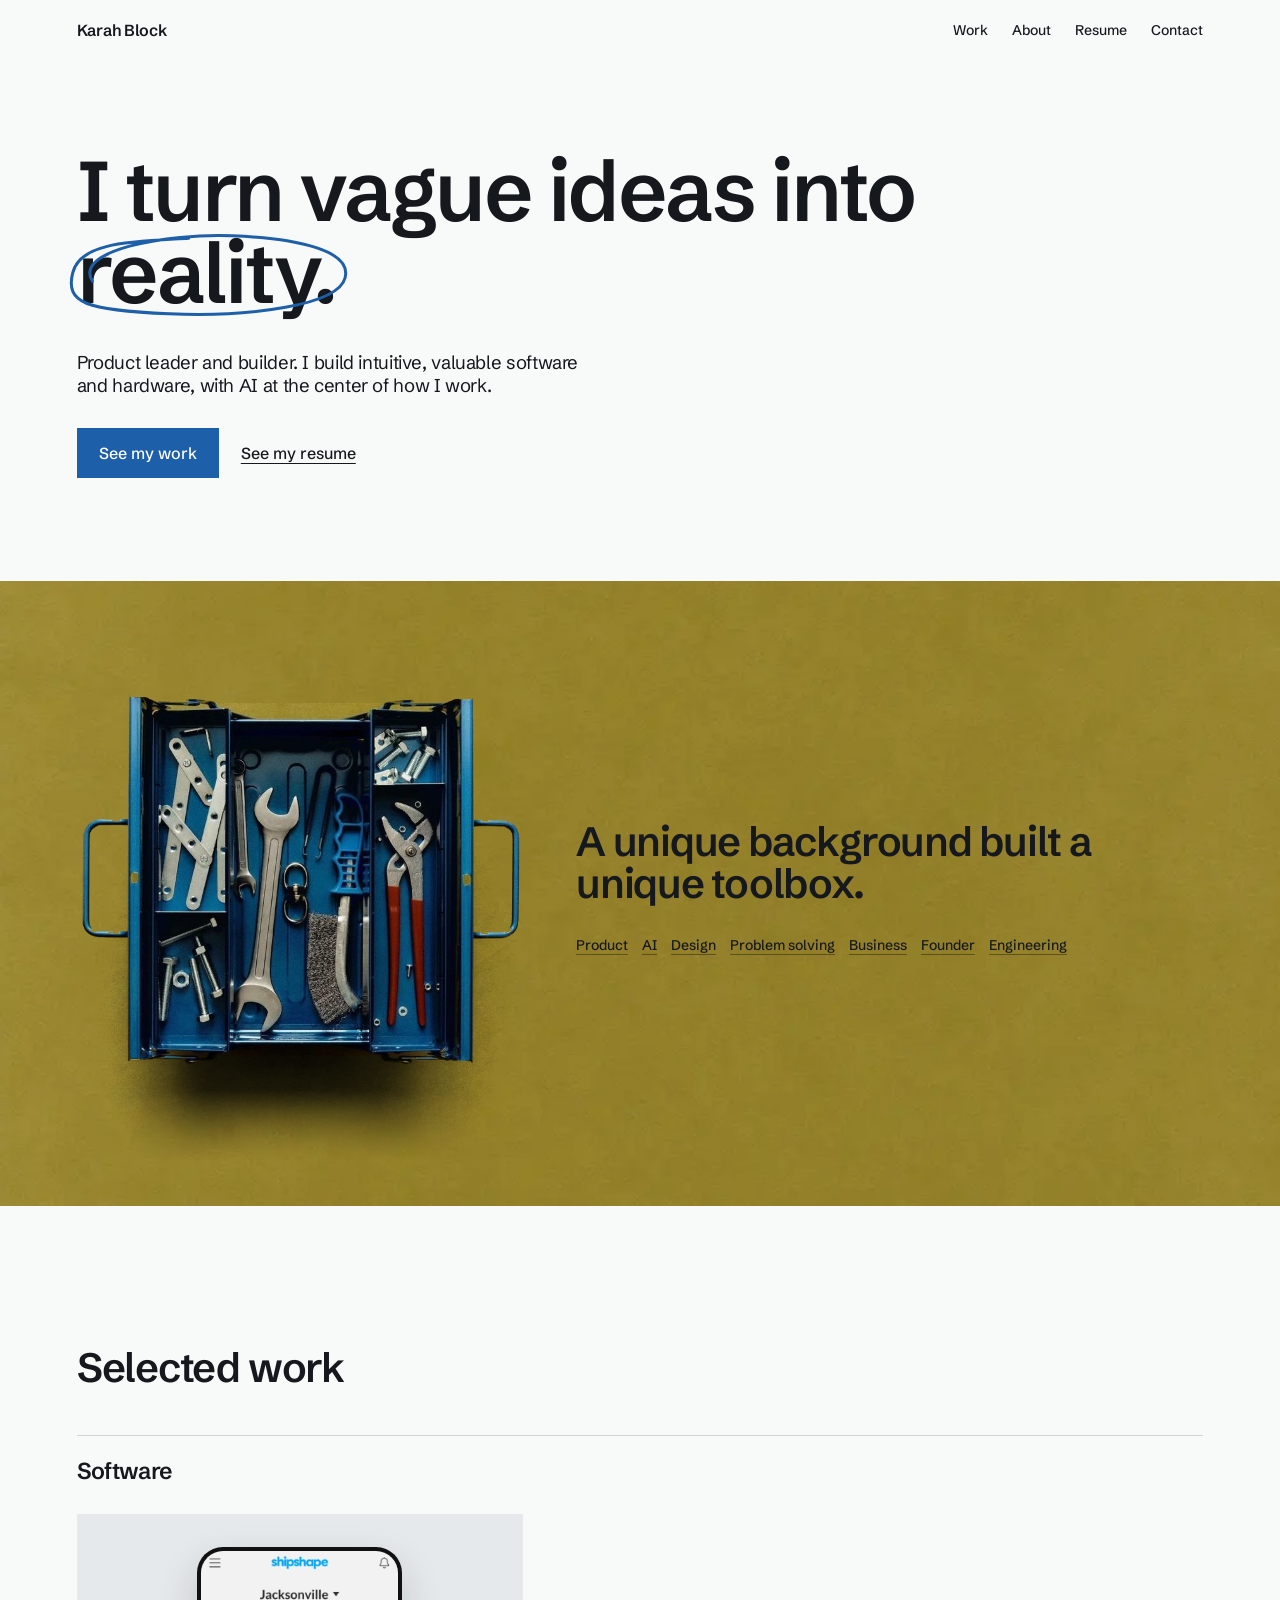
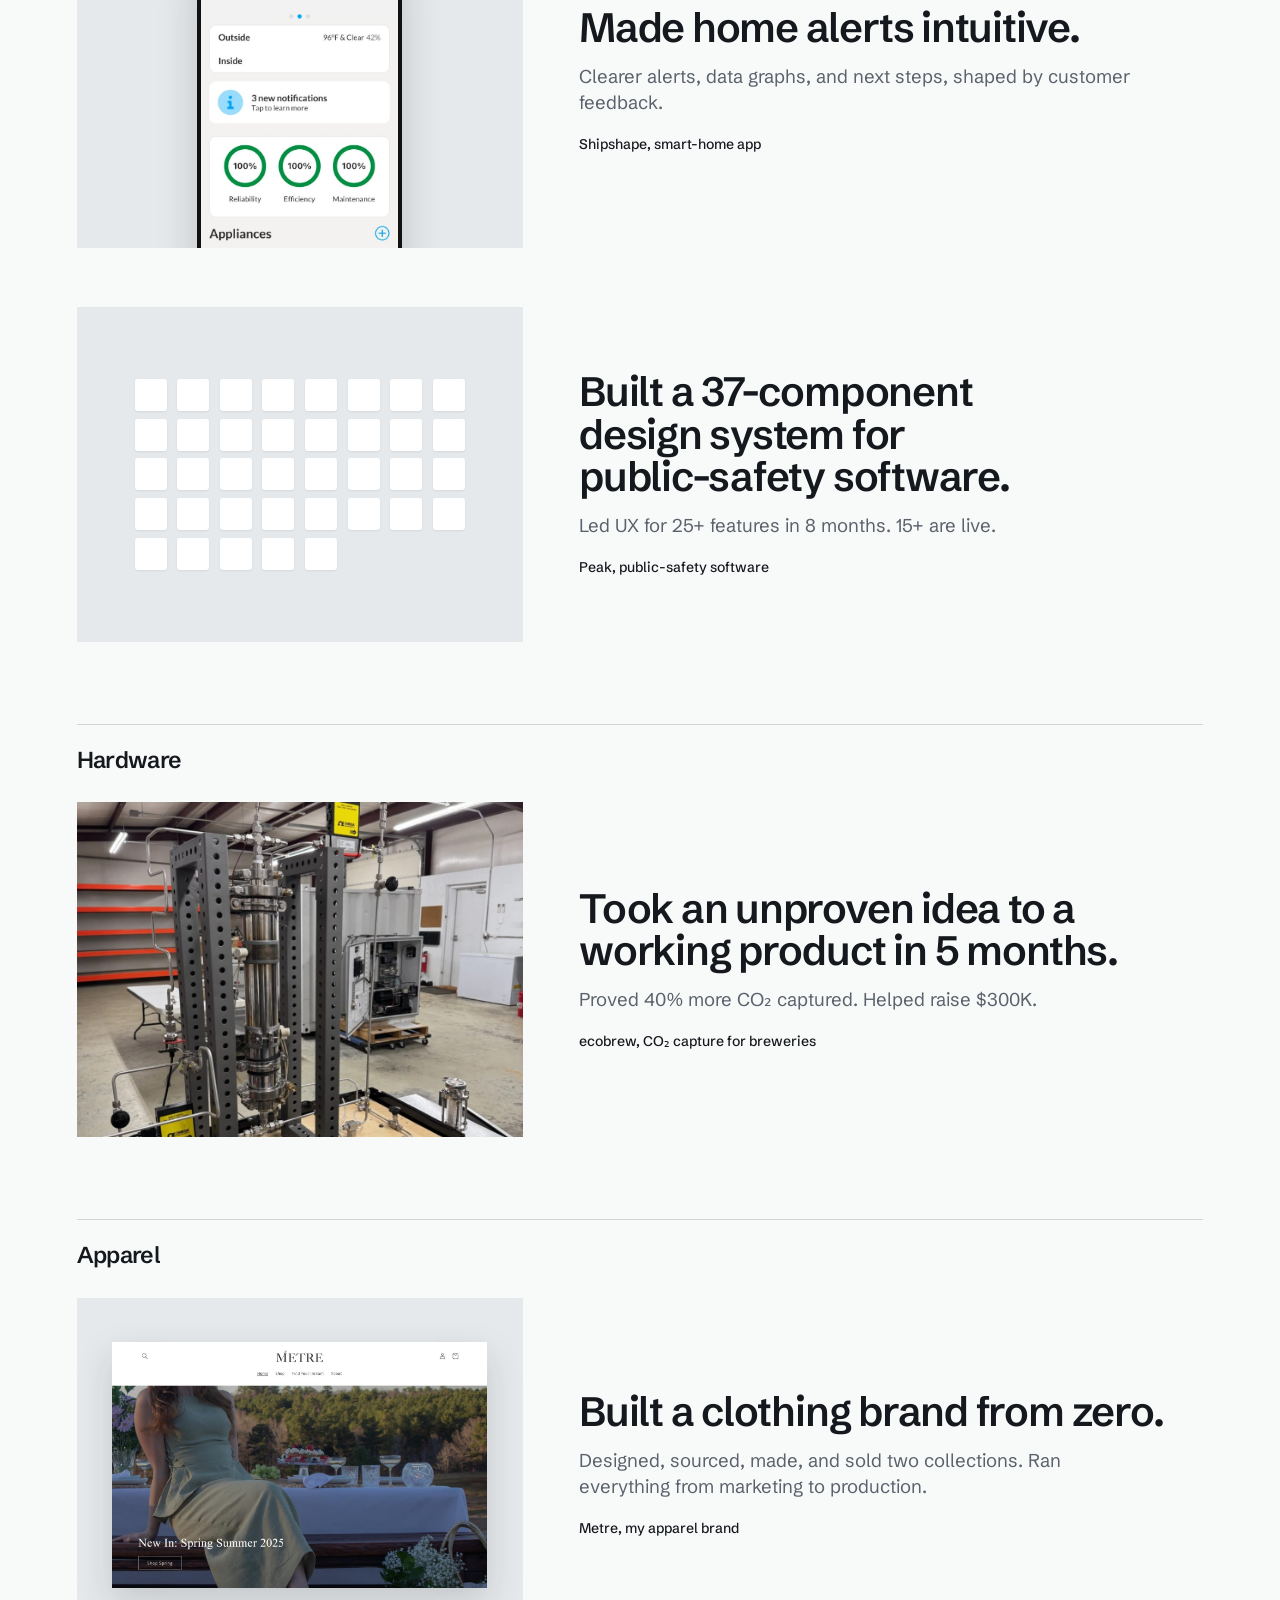
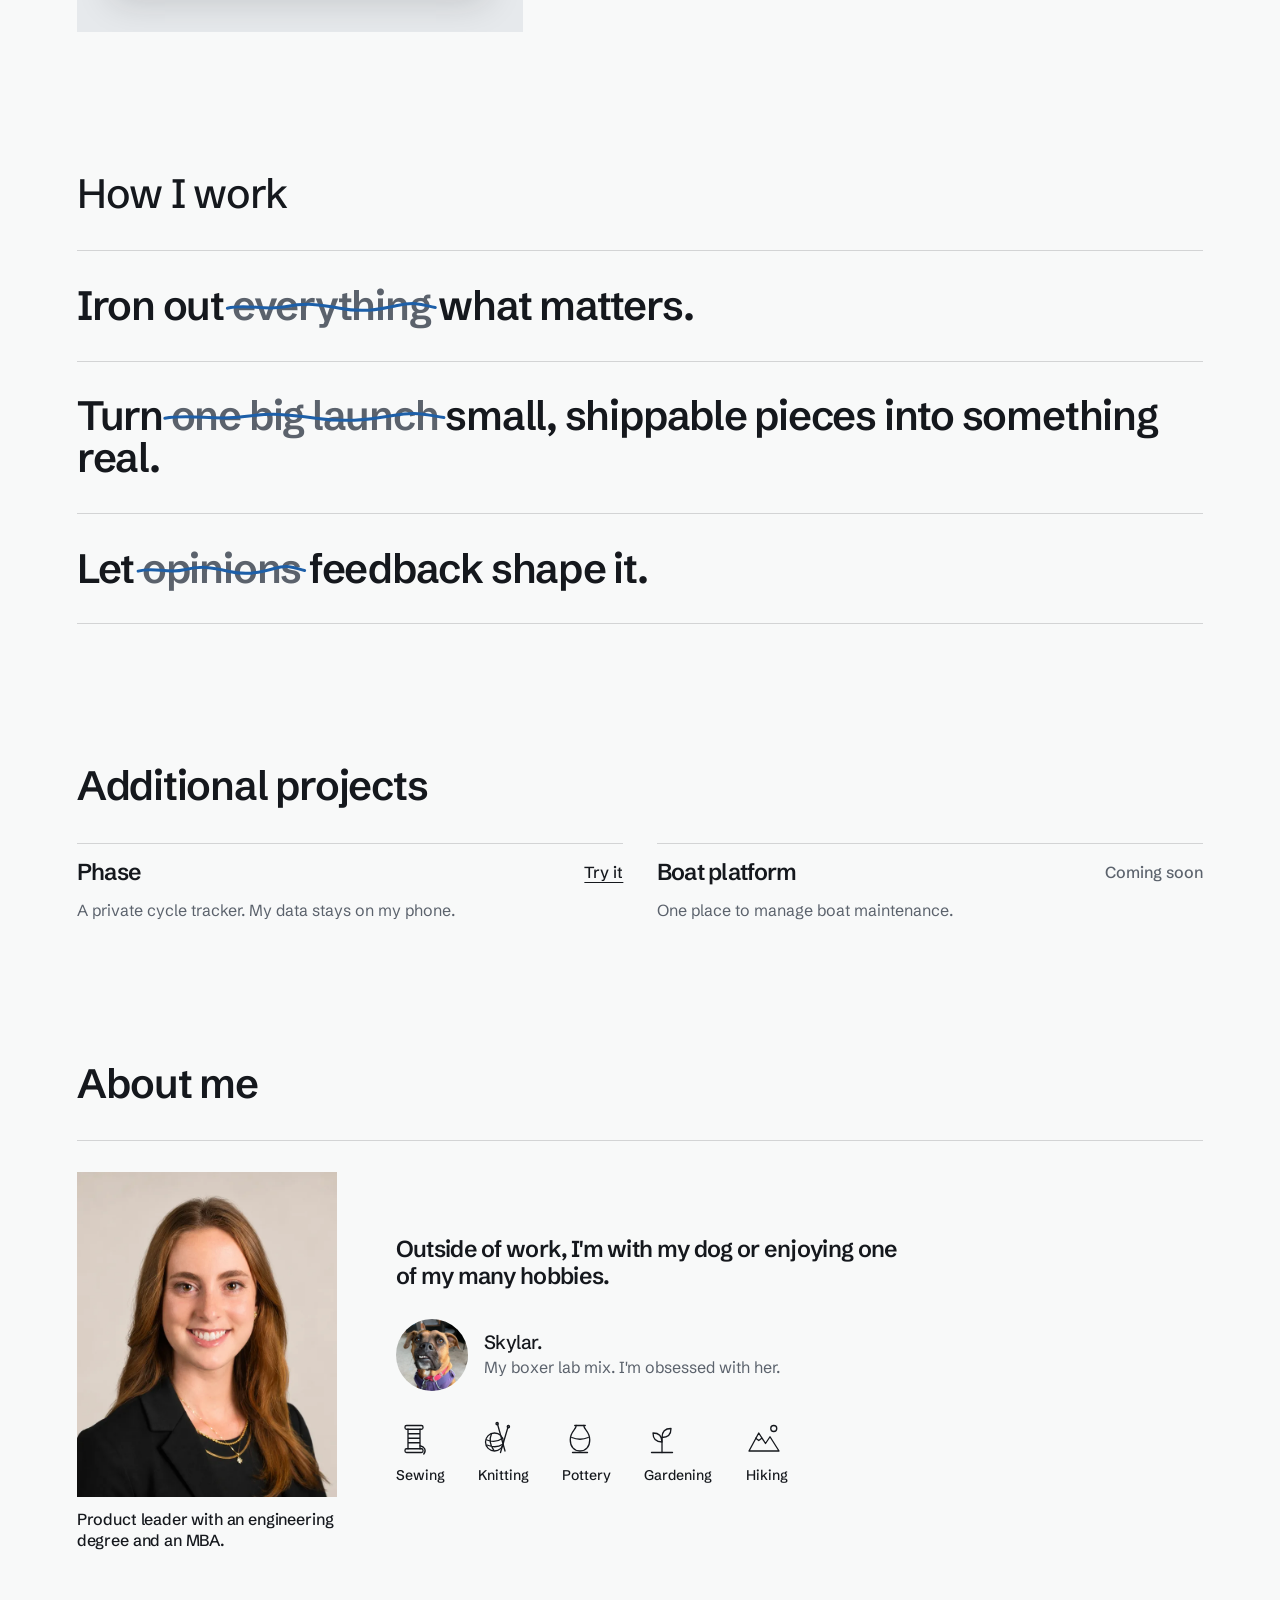
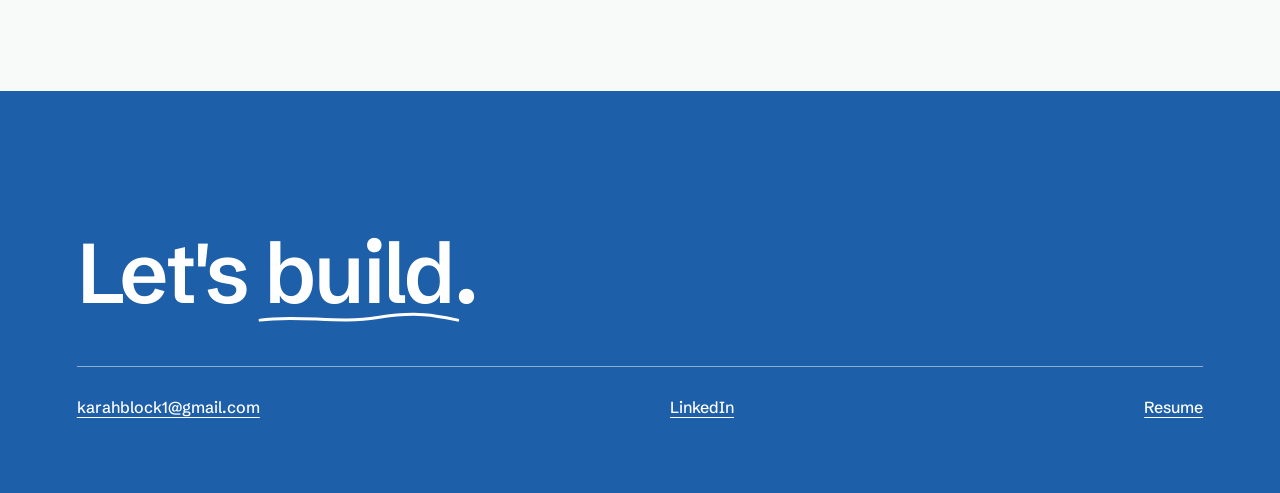
<file: index.html>
<!doctype html>
<html lang="en"><head><meta charset="utf-8"><meta name="viewport" content="width=device-width, initial-scale=1, viewport-fit=cover"><title>Karah Block | Product leader and builder</title><meta name="description" content="Karah Block is a product leader and builder of intuitive, valuable products in software, hardware, and apparel. COO and Head of Product at ecobrew, founder of Metre, and former Senior PM at Shipshape."><meta property="og:type" content="website"><meta property="og:title" content="Karah Block"><meta property="og:description" content="I turn vague ideas into reality."><meta property="og:image" content="https://karahblock.com/og.png"><meta name="twitter:card" content="summary_large_image">
<link rel="preconnect" href="https://fonts.googleapis.com"><link rel="preconnect" href="https://fonts.gstatic.com" crossorigin><link rel="stylesheet" href="https://fonts.googleapis.com/css2?family=Schibsted+Grotesk:wght@400;500;600;700&display=swap"><link rel="icon" href="favicon.svg" type="image/svg+xml">
<link rel="stylesheet" href="style.css"><link rel="stylesheet" href="redesign.css"></head><body class="rd">
<a class="skip" href="#main">Skip to content</a><nav><div class="wrap bar"><a href="#top" class="logo">Karah Block</a><ul><li><a href="#work">Work</a></li><li><a href="#me">About</a></li><li><a href="experience.html">Resume</a></li><li><a href="#contact">Contact</a></li></ul></div></nav>
<main id="main">
<header class="hero" id="top">
  <div class="wrap">
    <h1>I turn vague ideas into <span class="mark">reality.<svg viewBox="0 0 300 110" preserveAspectRatio="none" aria-hidden="true"><path class="pen" d="M34 62C14 26 110 6 176 9S298 26 291 58 196 104 112 100 6 88 14 52 74 16 132 12"/></svg></span></h1>
    <p class="hero-sub">Product leader and builder. I build intuitive, valuable software and hardware, with AI at the center of how I work.</p>
    <div class="links2 hero-links"><a class="go" href="#work">See my work</a><a class="go" href="experience.html">See my resume</a></div>
  </div>
</header>

<section id="toolbox"><div class="tgrid">
  <div class="stage" id="stage"><div class="photo"><img src="toolbox/box-cut.png" width="736" height="920" alt="An open blue metal toolbox on an olive background"></div><img class="hollow" data-h="0" src="toolbox/slot-pliers.webp" alt="" style="left:64.972%;top:32.399%;width:16.667%;height:43.722%"><button class="tool" type="button" data-i="0" style="left:67.797%;top:33.744%;width:11.723%;height:39.910%" aria-label="Product management" aria-pressed="false"><img src="toolbox/tool-pliers.png" alt="" width="83" height="356"><img class="out" src="toolbox/out-pliers.webp" alt="" width="233" height="900"></button><img class="hollow" data-h="1" src="toolbox/slot-hinges.webp" alt="" style="left:16.384%;top:19.170%;width:20.480%;height:35.762%"><button class="tool" type="button" data-i="1" style="left:18.079%;top:20.516%;width:15.537%;height:32.399%" aria-label="AI workflows" aria-pressed="false"><img src="toolbox/tool-hinges.png" alt="" width="110" height="289"><img class="out" src="toolbox/out-hinges.webp" alt="" width="370" height="900"></button><img class="hollow" data-h="2" src="toolbox/slot-brush.webp" alt="" style="left:48.305%;top:29.596%;width:19.492%;height:46.188%"><button class="tool" type="button" data-i="2" style="left:51.130%;top:32.175%;width:13.701%;height:41.031%" aria-label="Design and clarity" aria-pressed="false"><img src="toolbox/tool-brush.png" alt="" width="97" height="366"><img class="out" src="toolbox/out-brush.webp" alt="" width="239" height="900"></button><img class="hollow" data-h="3" src="toolbox/slot-spanner.webp" alt="" style="left:31.921%;top:26.233%;width:11.299%;height:26.457%"><button class="tool" type="button" data-i="3" style="left:35.169%;top:28.812%;width:4.802%;height:21.300%" aria-label="Problem solving" aria-pressed="false"><img src="toolbox/tool-spanner.png" alt="" width="34" height="190"><img class="out" src="toolbox/out-spanner.webp" alt="" width="135" height="900"></button><img class="hollow" data-h="4" src="toolbox/slot-boltsl.webp" alt="" style="left:16.384%;top:52.018%;width:19.209%;height:22.197%"><button class="tool" type="button" data-i="4" style="left:18.644%;top:54.260%;width:13.701%;height:18.610%" aria-label="Business and operations" aria-pressed="false"><img src="toolbox/tool-boltsl.png" alt="" width="97" height="166"><img class="out" src="toolbox/out-boltsl.webp" alt="" width="640" height="871"></button><img class="hollow" data-h="5" src="toolbox/slot-boltsr.webp" alt="" style="left:63.136%;top:18.946%;width:19.209%;height:14.462%"><button class="tool" type="button" data-i="5" style="left:66.243%;top:20.404%;width:13.983%;height:10.538%" aria-label="Founder and brand builder" aria-pressed="false"><img src="toolbox/tool-boltsr.png" alt="" width="99" height="94"><img class="out" src="toolbox/out-boltsr.webp" alt="" width="640" height="540"></button><img class="hollow" data-h="6" src="toolbox/slot-wrench.webp" alt="" style="left:33.475%;top:29.933%;width:18.503%;height:46.749%"><button class="tool" type="button" data-i="6" style="left:35.452%;top:31.278%;width:14.124%;height:42.825%" aria-label="Engineering and fabrication" aria-pressed="false"><img src="toolbox/tool-wrench.png" alt="" width="100" height="382"><img class="out" src="toolbox/out-wrench.webp" alt="" width="392" height="900"></button></div>
  <div class="pane">
    <h2>A unique background built a unique toolbox.</h2>
    <ul class="names"><li><button type="button" data-n="0" aria-pressed="false">Product</button></li><li><button type="button" data-n="1" aria-pressed="false">AI</button></li><li><button type="button" data-n="2" aria-pressed="false">Design</button></li><li><button type="button" data-n="3" aria-pressed="false">Problem solving</button></li><li><button type="button" data-n="4" aria-pressed="false">Business</button></li><li><button type="button" data-n="5" aria-pressed="false">Founder</button></li><li><button type="button" data-n="6" aria-pressed="false">Engineering</button></li></ul>
    <div class="tshow"><div class="slot" id="slot"></div><div class="detail" id="detail" aria-live="polite"><p class="empty"></p></div></div>
  </div>
</div></section>

<div class="wrap rwork"><h2 class="work-h" id="work">Selected work</h2>
<section class="rgroup" id="software"><h3>Software</h3>
  <article class="rrow"><div class="pic"><div class="ph"><img src="case-shipshape.jpg" width="520" height="1027" alt="The Shipshape app home screen"></div></div><div class="rtext"><h4>Made home alerts intuitive.</h4><p>Clearer alerts, data graphs, and next steps, shaped by customer feedback.</p><small>Shipshape, smart-home app</small></div></article>
  <article class="rrow"><div class="pic sys" role="img" aria-label="37 squares, one for each component in the design system"><i></i><i></i><i></i><i></i><i></i><i></i><i></i><i></i><i></i><i></i><i></i><i></i><i></i><i></i><i></i><i></i><i></i><i></i><i></i><i></i><i></i><i></i><i></i><i></i><i></i><i></i><i></i><i></i><i></i><i></i><i></i><i></i><i></i><i></i><i></i><i></i><i></i></div><div class="rtext"><h4>Built a 37-component design system for public-safety software.</h4><p>Led UX for 25+ features in 8 months. 15+ are live.</p><small>Peak, public-safety software</small></div></article>
</section>
<section class="rgroup" id="hardware"><h3>Hardware</h3>
  <article class="rrow"><div class="pic"><img src="case-unit.jpg" width="1040" height="1040" loading="lazy" alt="The ecobrew experimental unit, a stainless steel column in a steel frame"></div><div class="rtext"><h4>Took an unproven idea to a working product in 5 months.</h4><p>Proved 40% more CO₂ captured. Helped raise $300K.</p><small>ecobrew, CO₂ capture for breweries</small></div></article>
</section>
<section class="rgroup" id="apparel"><h3>Apparel</h3>
  <article class="rrow"><div class="pic shot"><img class="webshot" src="case-metre.jpg" width="1305" height="856" loading="lazy" alt="The Metre website homepage, with a Find Your Inseam link and a large photo of a sage linen dress"></div><div class="rtext"><h4>Built a clothing brand from zero.</h4><p>Designed, sourced, made, and sold two collections. Ran everything from marketing to production.</p><small>Metre, my apparel brand</small></div></article>
</section>
</div>

<section id="how"><div class="wrap"><h2 class="lab">How I work</h2><div class="say">
  <div><h3>Iron out <i aria-hidden="true">everything<svg viewBox="0 0 300 40" preserveAspectRatio="none" aria-hidden="true"><path class="pen" d="M2 24C30 10 54 32 84 20S132 12 162 24 214 30 244 16 284 18 298 22"/></svg></i> what matters.</h3></div>
  <div><h3>Turn <i aria-hidden="true">one big launch<svg viewBox="0 0 300 40" preserveAspectRatio="none" aria-hidden="true"><path class="pen" d="M2 24C30 10 54 32 84 20S132 12 162 24 214 30 244 16 284 18 298 22"/></svg></i> small, shippable pieces into something real.</h3></div>
  <div><h3>Let <i aria-hidden="true">opinions<svg viewBox="0 0 300 40" preserveAspectRatio="none" aria-hidden="true"><path class="pen" d="M2 24C30 10 54 32 84 20S132 12 162 24 214 30 244 16 284 18 298 22"/></svg></i> feedback shape it.</h3></div>
</div></div></section>

<section id="free"><div class="wrap"><h2>Additional projects</h2>
  <ul class="rows"><li><b>Phase</b><span>A private cycle tracker. My data stays on my phone.</span><a href="https://kblock-design.github.io/y2k-journal/" target="_blank" rel="noopener">Try it</a></li><li><b>Boat platform</b><span>One place to manage boat maintenance.</span><em>Coming soon</em></li></ul>
</div></section>

<section id="me"><div class="wrap"><h2>About me</h2>
  <div class="me-grid">
    <figure class="me-card"><img src="karah.webp" width="640" height="800" loading="lazy" alt="Karah Block smiling, in a black blazer"><figcaption><b>Product leader with an engineering degree and an MBA.</b></figcaption></figure>
    <div class="me-right">
      <p class="me-say">Outside of work, I'm with my dog or enjoying one of my many hobbies.</p>
      <div class="me-sky"><img src="skylar.webp" width="360" height="360" loading="lazy" alt="Skylar, a brown boxer lab mix in a pink collar and purple harness, grinning"><p><b>Skylar.</b><span>My boxer lab mix. I'm obsessed with her.</span></p></div>
      <ul class="me-icons" aria-label="A few of my hobbies">
        <li><svg viewBox="0 0 48 48" aria-hidden="true"><rect x="12" y="6" width="24" height="5" rx="2"/><rect x="12" y="37" width="24" height="5" rx="2"/><path d="M16 11v26M32 11v26M16 17h16M16 23h16M16 29h16"/><path d="M32 33c6 1 9 6 5 11"/></svg>Sewing</li>
        <li><svg viewBox="0 0 48 48" aria-hidden="true"><circle cx="22" cy="28" r="12"/><path d="M11 25c7 3 15 3 22-2M12 32c7 3 15 3 21-1M18 17c-3 7-2 15 3 22"/><path d="M26 4 36 40M40 8 30 42"/><circle cx="25.5" cy="3.5" r="1.5"/><circle cx="40.5" cy="7.5" r="1.5"/></svg>Knitting</li>
        <li><svg viewBox="0 0 48 48" aria-hidden="true"><path d="M17 6h14"/><path d="M19 6c0 5-8 8-8 19 0 9 5 15 13 15s13-6 13-15c0-11-8-14-8-19"/><path d="M13 22c7 3 15 3 22 0"/><path d="M14 42h20"/></svg>Pottery</li>
        <li><svg viewBox="0 0 48 48" aria-hidden="true"><path d="M24 42V22"/><path d="M24 28c-8 0-12-5-12-12 8 0 12 5 12 12z"/><path d="M24 22c0-7 4-12 12-12 0 7-4 12-12 12z"/><path d="M10 42h28"/></svg>Gardening</li>
        <li><svg viewBox="0 0 48 48" aria-hidden="true"><path d="M4 40 17 16l9 14 6-9 12 19z"/><path d="M13 23l4 3 4-3"/><circle cx="37" cy="10" r="4"/></svg>Hiking</li>
      </ul>
    </div>
  </div>
</div></section>

<section id="contact"><div class="wrap"><h2>Let's <span class="mark under">build<svg viewBox="0 0 300 20" preserveAspectRatio="none" aria-hidden="true"><path class="pen" d="M3 12C60 5 118 17 178 9S268 7 297 12"/></svg></span>.</h2><div class="lks"><a href="mailto:karahblock1@gmail.com">karahblock1@gmail.com</a><a href="https://www.linkedin.com/in/karahblock/" target="_blank" rel="noopener">LinkedIn</a><a href="experience.html">Resume</a></div></div></section>
</main>
<script src="site.js"></script>
</body></html>
</file>
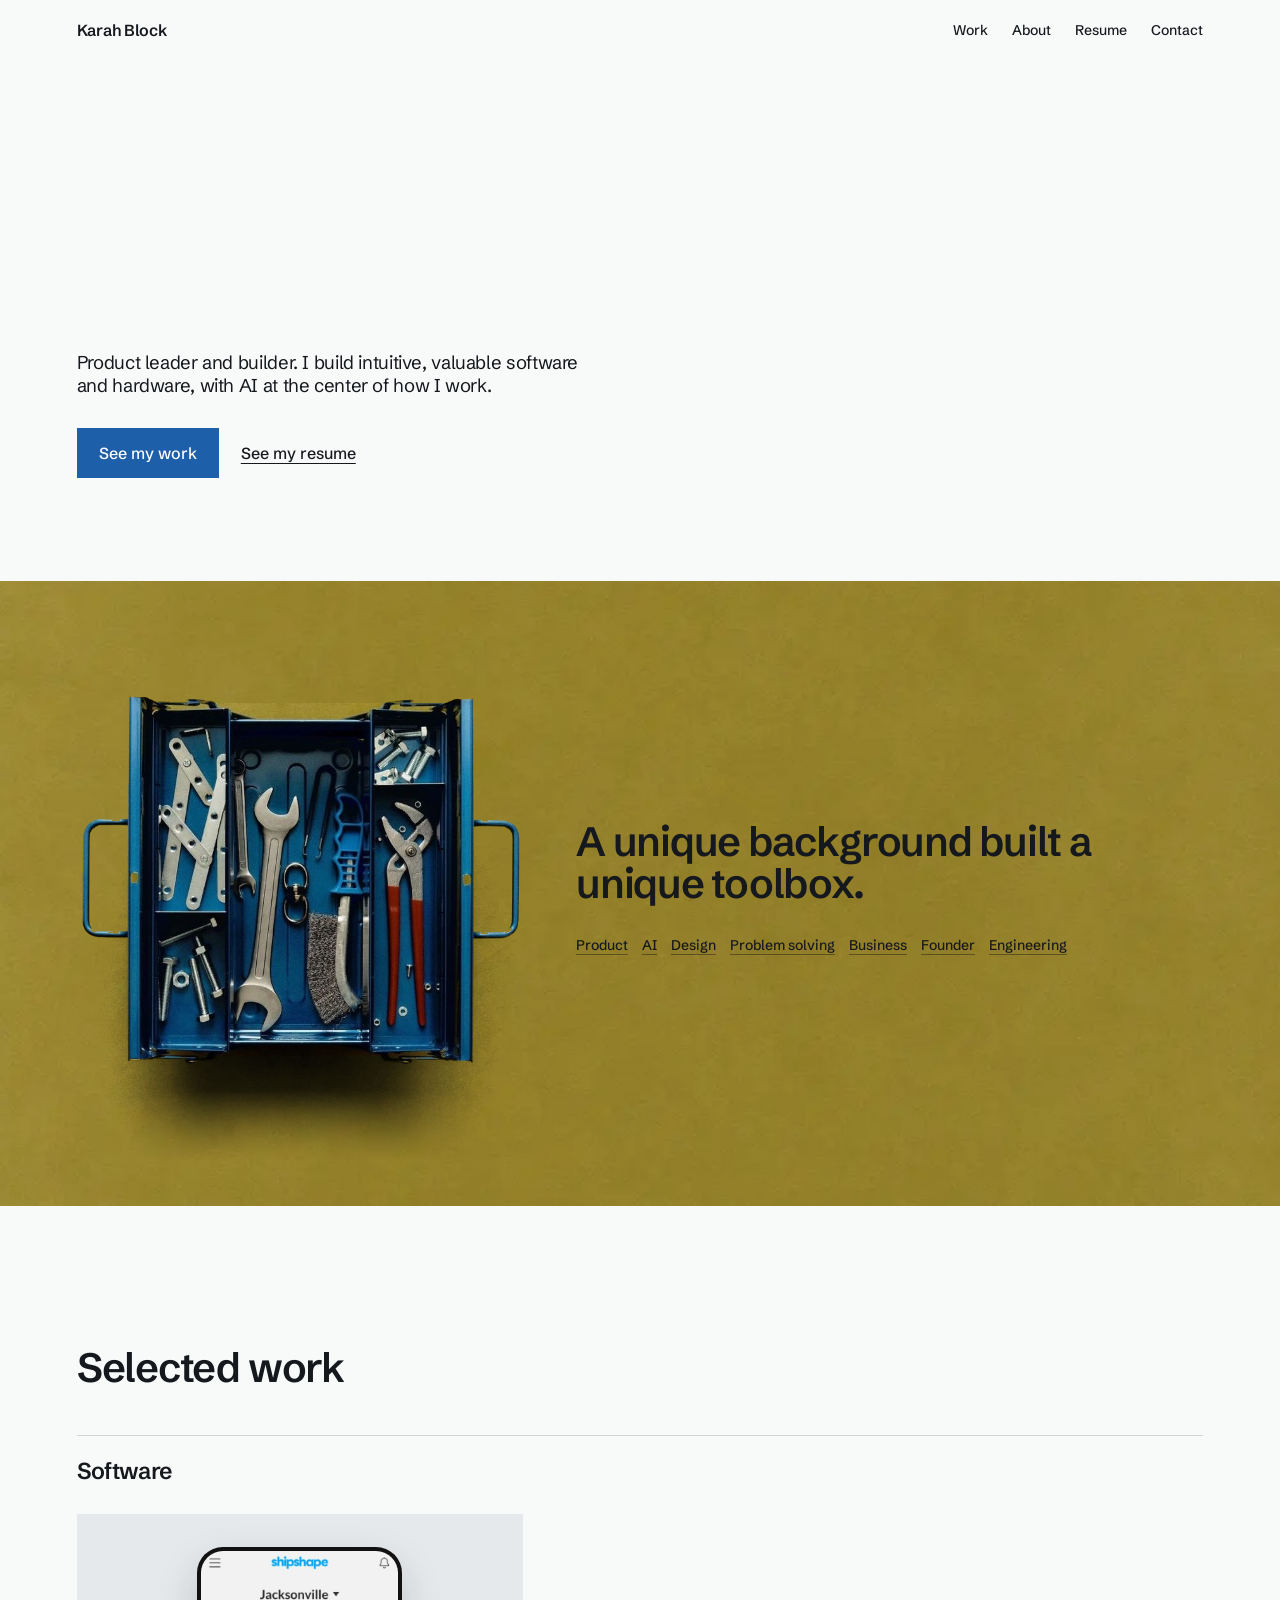
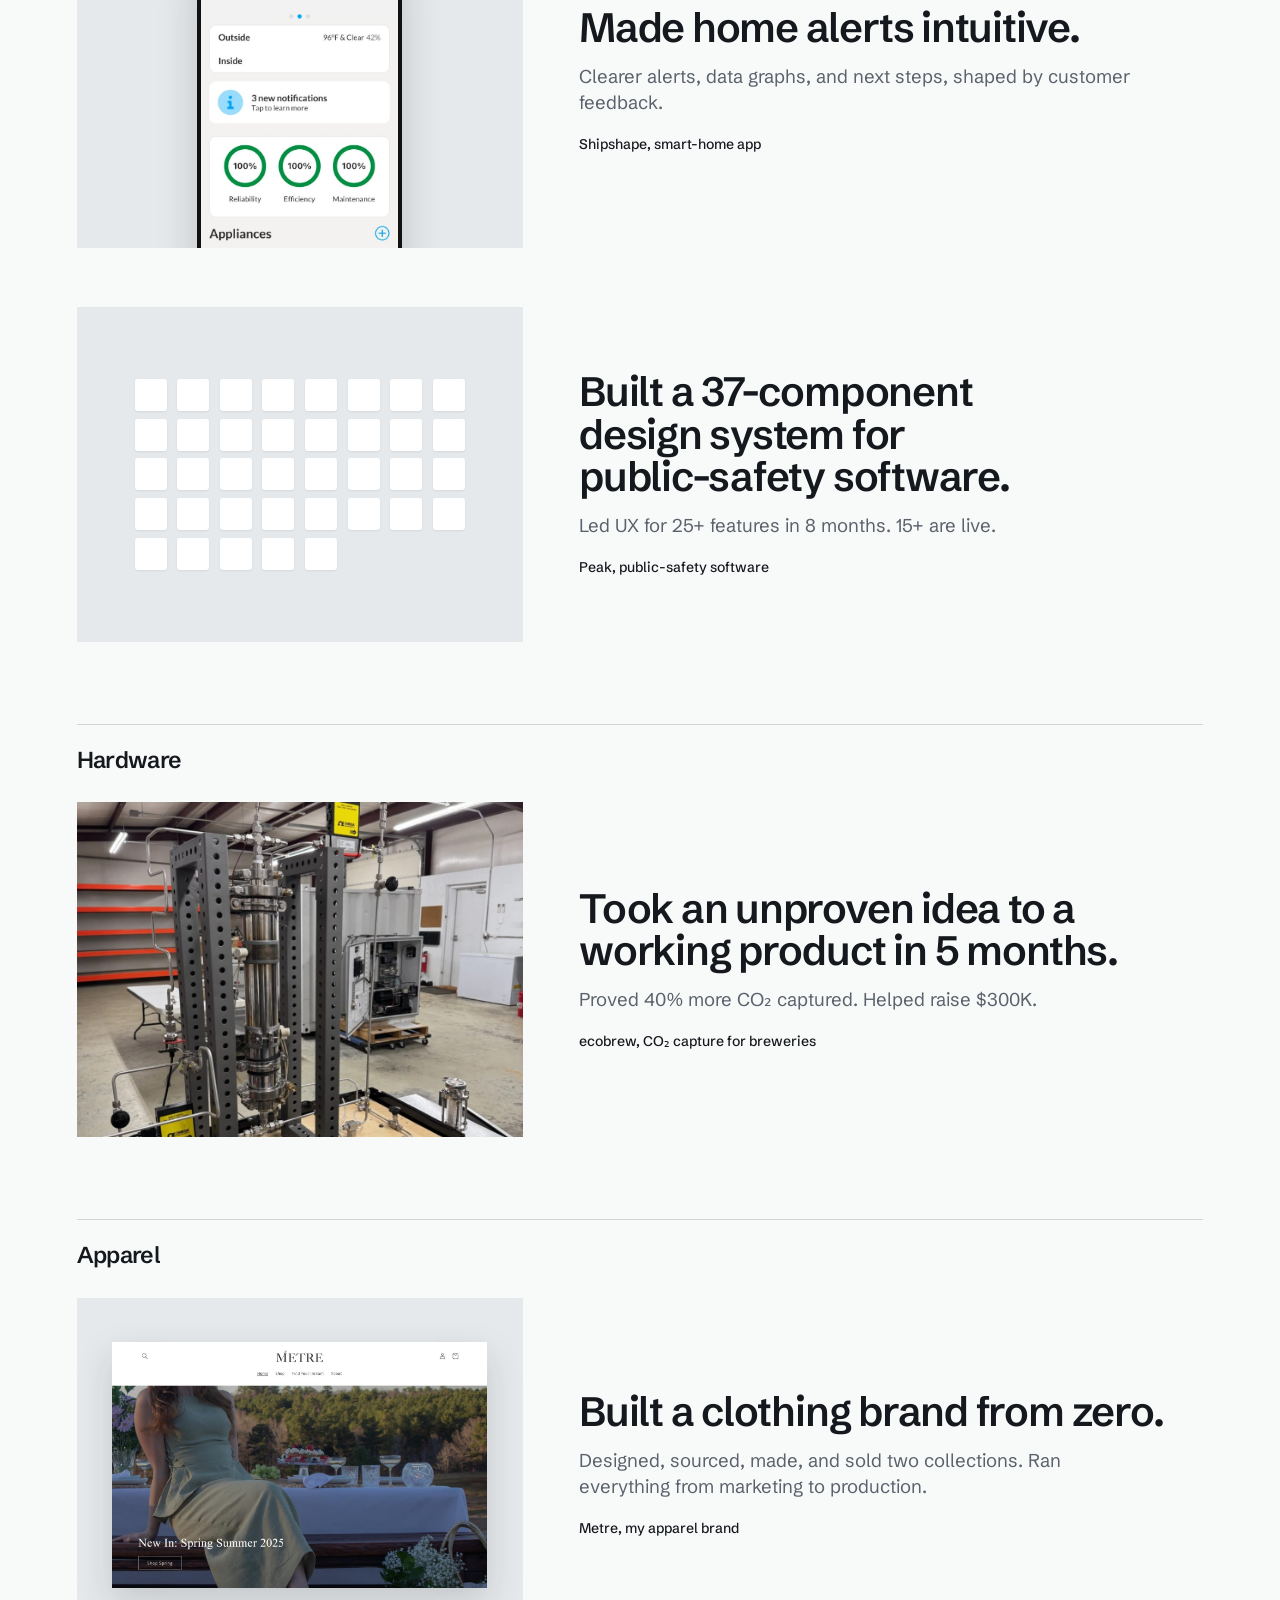
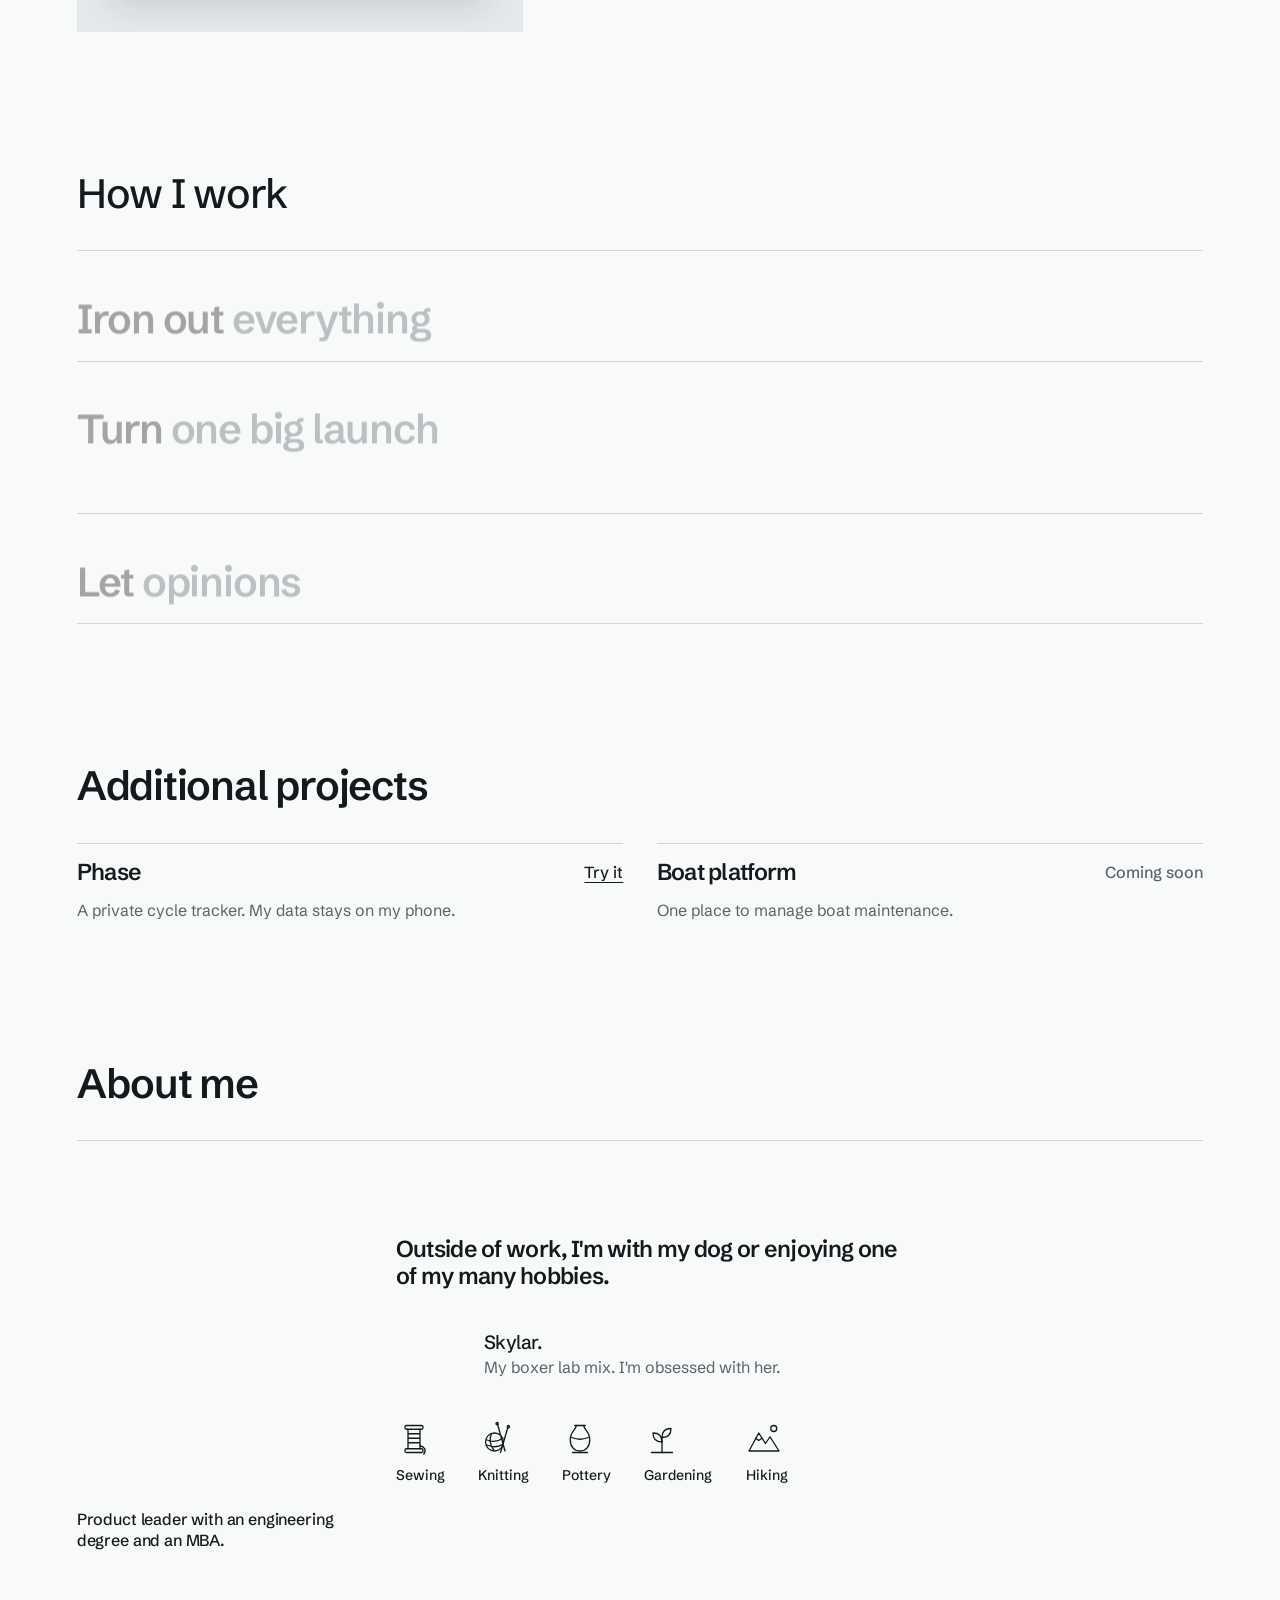
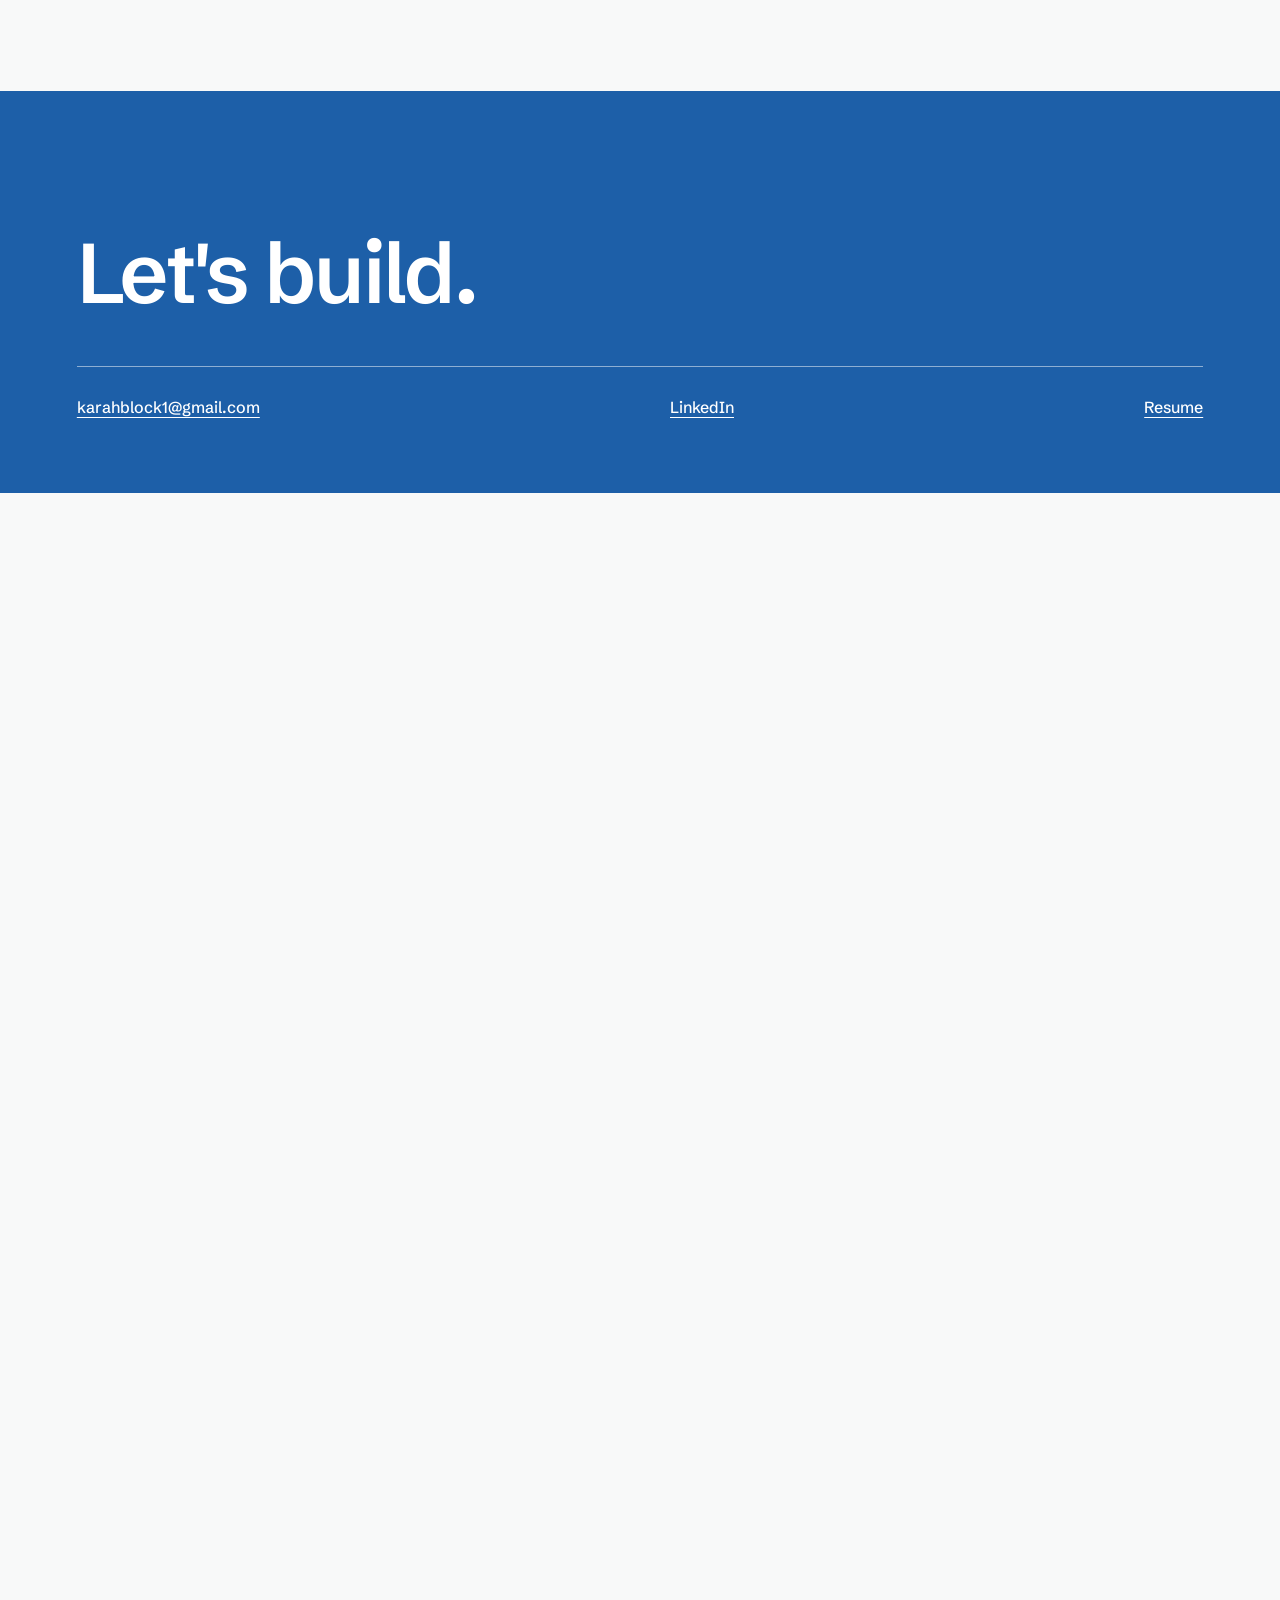
<file: about.html>
<!doctype html><html lang="en"><head><meta charset="utf-8"><title>About · Karah Block</title><meta http-equiv="refresh" content="0; url=./#me"><link rel="canonical" href="./#me"></head><body><p>About moved to the <a href="./#me">home page</a>.</p></body></html>
</file>
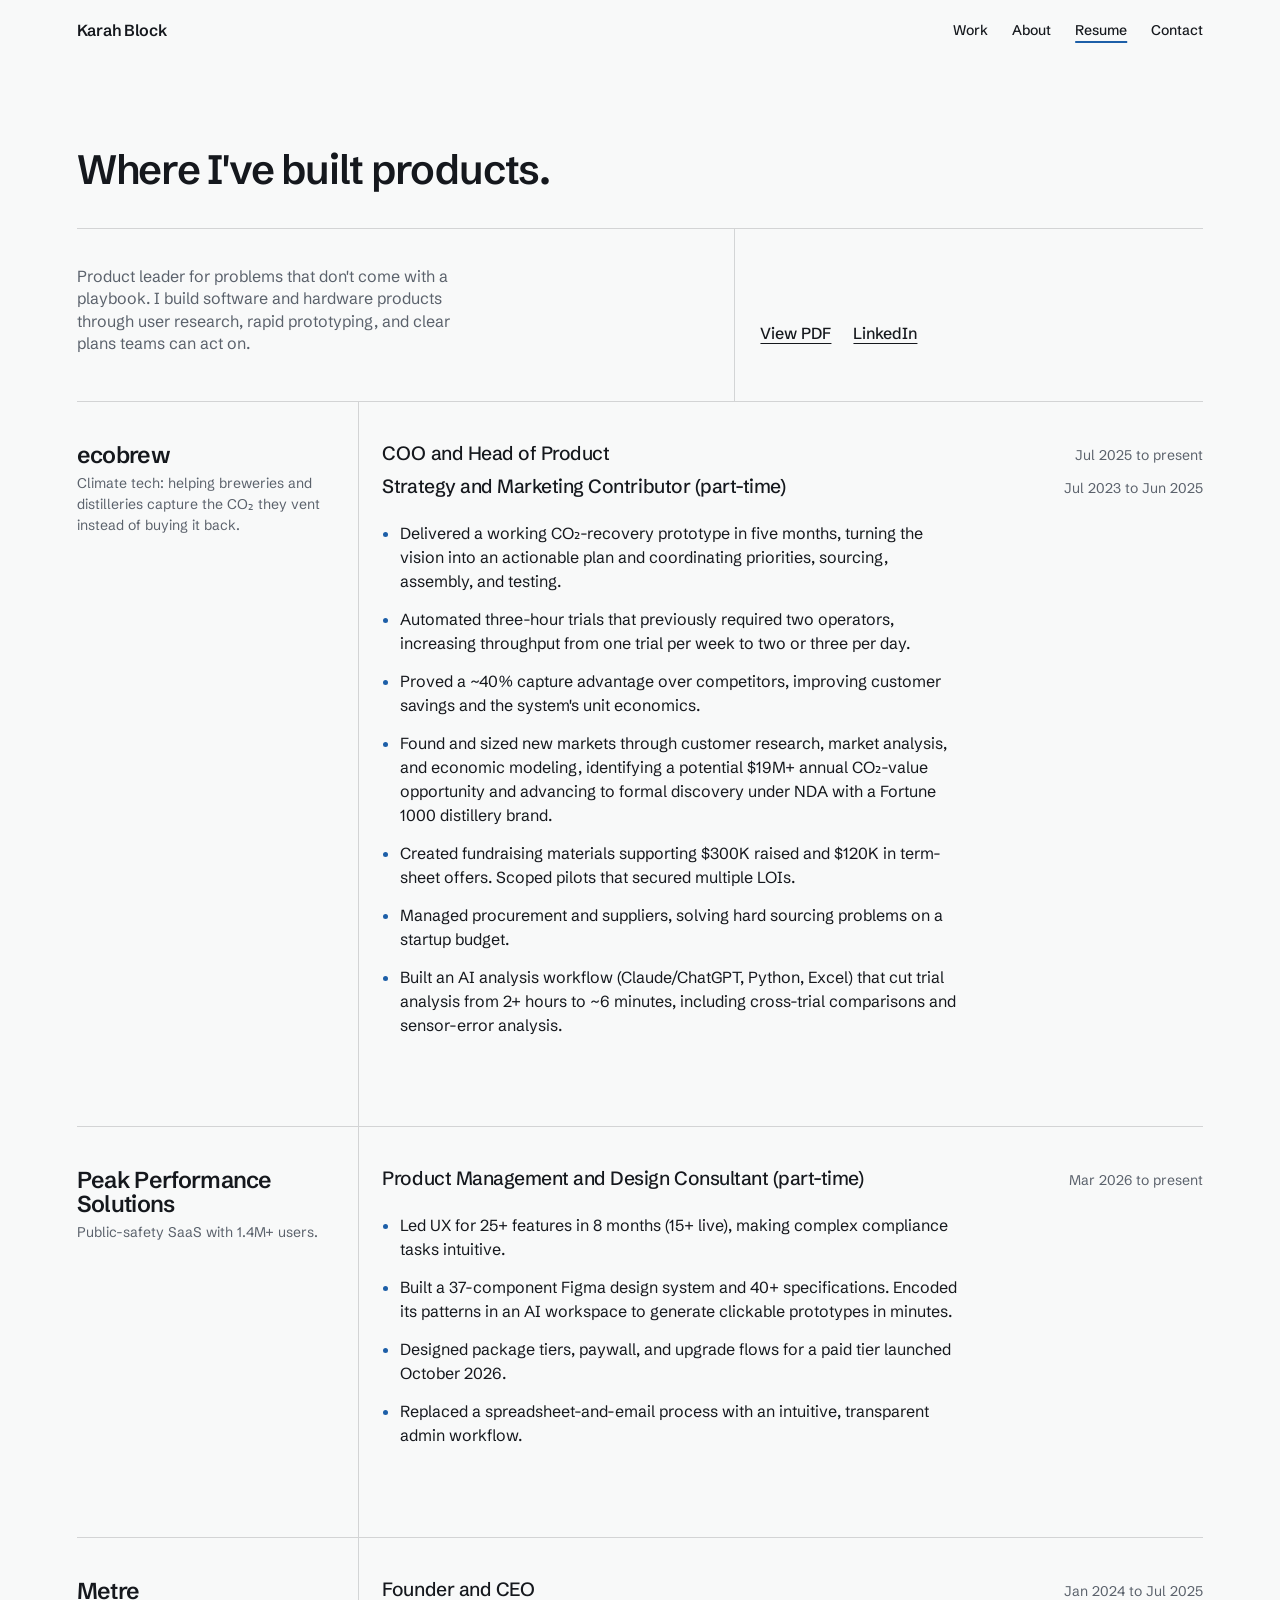
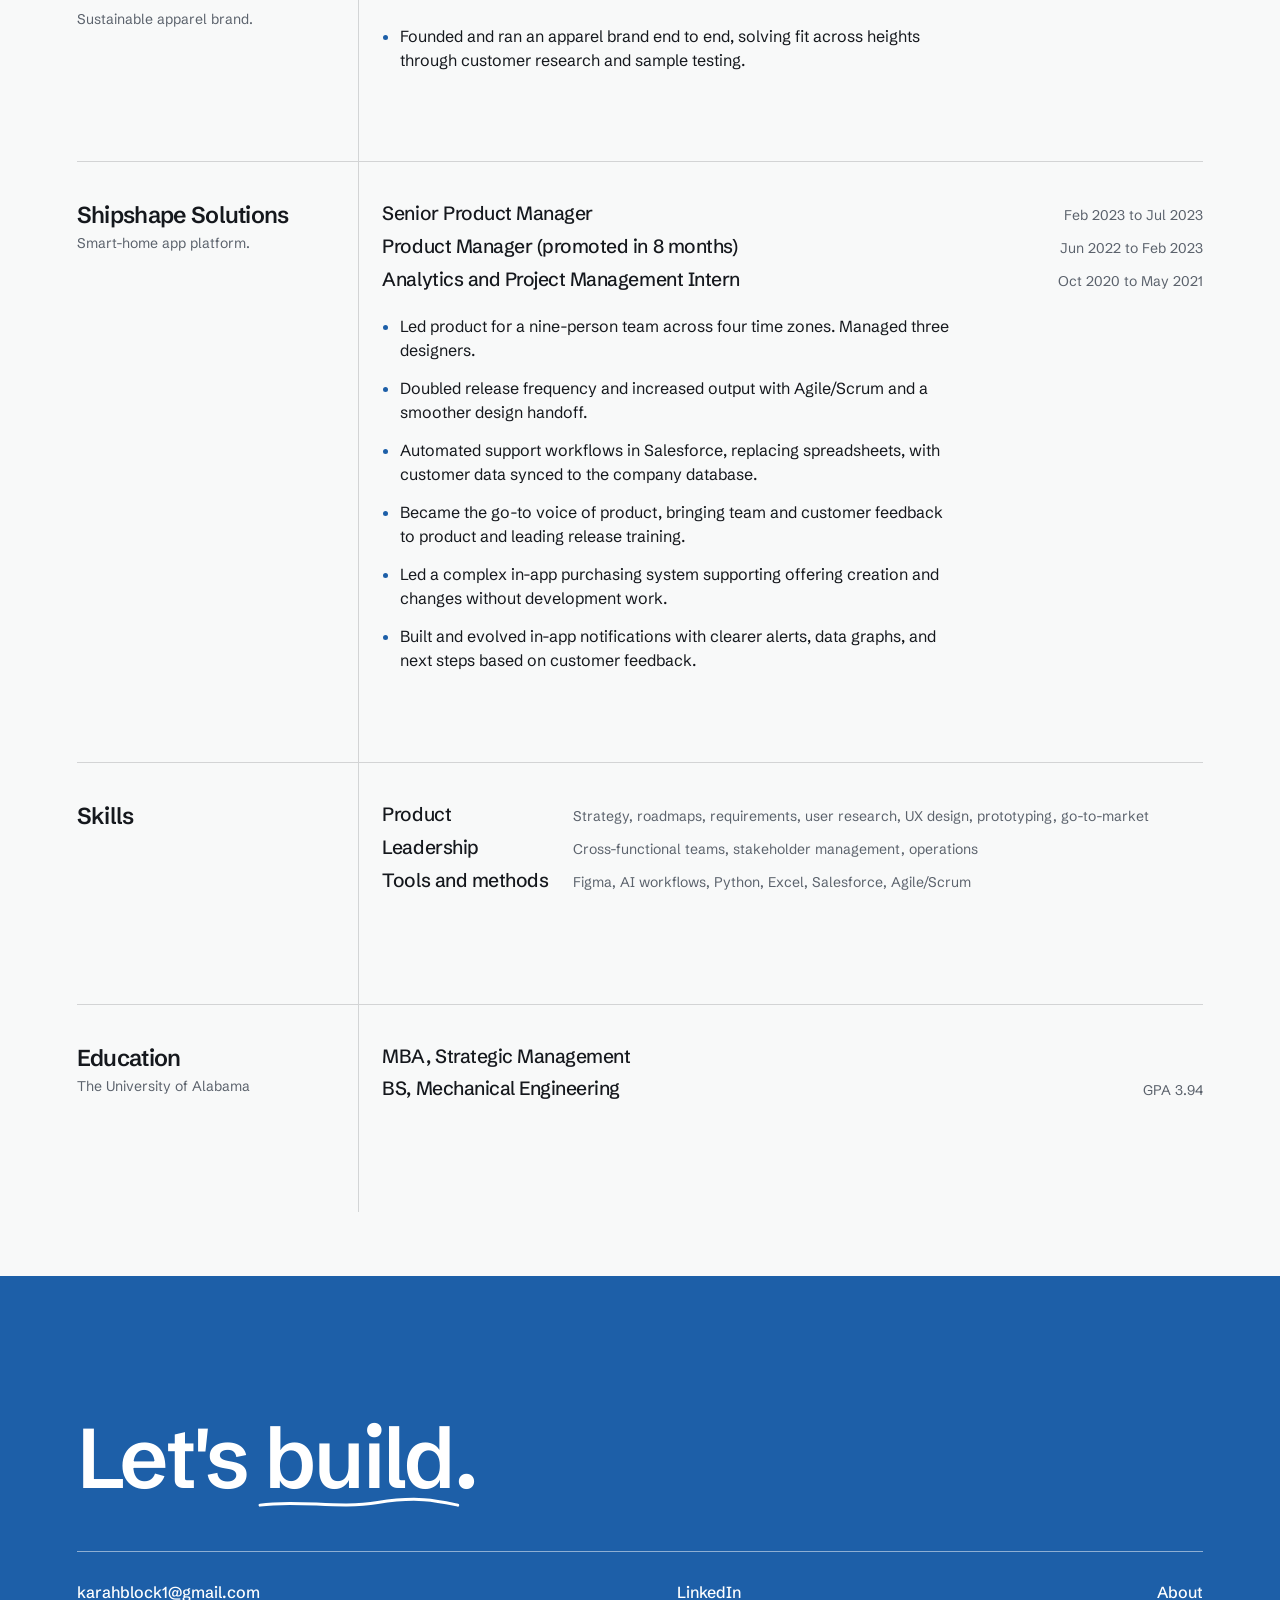
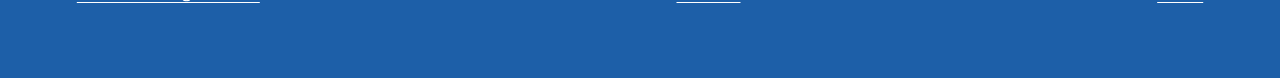
<file: experience.html>
<!doctype html>
<html lang="en">
<head>
<meta charset="utf-8">
<meta name="viewport" content="width=device-width, initial-scale=1, viewport-fit=cover">
<title>Resume · Karah Block</title>
<meta name="claude:viewport-fit-sides" content="cover">
<meta name="description" content="Karah Block's resume: COO and Head of Product at ecobrew, product and design consultant at Peak, founder of Metre, and senior product manager at Shipshape.">
<link rel="preconnect" href="https://fonts.googleapis.com"><link rel="preconnect" href="https://fonts.gstatic.com" crossorigin><link rel="stylesheet" href="https://fonts.googleapis.com/css2?family=Schibsted+Grotesk:wght@400;500;600;700&display=swap">
<link rel="icon" href="favicon.svg" type="image/svg+xml">
<meta property="og:type" content="website">
<meta property="og:title" content="Karah Block">
<meta property="og:description" content="I turn vague ideas into reality. Product manager and builder with an eye for design.">
<meta property="og:image" content="https://karahblock.com/og.png">
<meta name="twitter:card" content="summary_large_image">
<link rel="stylesheet" href="style.css"><link rel="stylesheet" href="redesign.css">
</head>
<body class="still rd">

<a class="skip" href="#main">Skip to content</a>
<nav>
  <div class="wrap bar">
    <a href="./" class="logo">Karah Block</a>
    <ul>
      <li><a href="./#work">Work</a></li>
      <li><a href="./#me">About</a></li>
      <li><a href="experience.html" aria-current="page">Resume</a></li>
      <li><a href="#contact">Contact</a></li>
    </ul>
  </div>
</nav>

<main id="main">
<header class="page-head resume-head"><div class="wrap">
  <h1>Where I've built products.</h1>
  <div class="intro">
    <div><p class="sub">Product leader for problems that don't come with a playbook. I build software and hardware products through user research, rapid prototyping, and clear plans teams can act on.</p></div>
    <div class="btnrow"><a class="go" href="Karah_Block_Resume.pdf" target="_blank" rel="noopener">View PDF</a><a class="go" href="https://www.linkedin.com/in/karahblock/" target="_blank" rel="noopener">LinkedIn</a></div>
  </div>
</div></header>

<section>
  <div class="wrap roles" style="padding-bottom:clamp(40px,5vw,72px)">

    <article class="role" id="ecobrew">
      <div class="role-side">
        <span class="org">ecobrew</span>
        <span class="what">Climate tech: helping breweries and distilleries capture the CO₂ they vent instead of buying it back.</span>
      </div>
      <div>
        <div class="titles">
          <div><b>COO and Head of Product</b><span>Jul 2025 to present</span></div>
          <div><b>Strategy and Marketing Contributor (part-time)</b><span>Jul 2023 to Jun 2025</span></div>
        </div>
        <ul>
          <li>Delivered a working CO₂-recovery prototype in five months, turning the vision into an actionable plan and coordinating priorities, sourcing, assembly, and testing.</li>
          <li>Automated three-hour trials that previously required two operators, increasing throughput from one trial per week to two or three per day.</li>
          <li>Proved a ~40% capture advantage over competitors, improving customer savings and the system's unit economics.</li>
          <li>Found and sized new markets through customer research, market analysis, and economic modeling, identifying a potential $19M+ annual CO₂-value opportunity and advancing to formal discovery under NDA with a Fortune 1000 distillery brand.</li>
          <li>Created fundraising materials supporting $300K raised and $120K in term-sheet offers. Scoped pilots that secured multiple LOIs.</li>
          <li>Managed procurement and suppliers, solving hard sourcing problems on a startup budget.</li>
          <li>Built an AI analysis workflow (Claude/ChatGPT, Python, Excel) that cut trial analysis from 2+ hours to ~6 minutes, including cross-trial comparisons and sensor-error analysis.</li>
        </ul>
      </div>
    </article>

    <article class="role" id="peak">
      <div class="role-side">
        <span class="org">Peak Performance Solutions</span>
        <span class="what">Public-safety SaaS with 1.4M+ users.</span>
      </div>
      <div>
        <div class="titles">
          <div><b>Product Management and Design Consultant (part-time)</b><span>Mar 2026 to present</span></div>
        </div>
        <ul>
          <li>Led UX for 25+ features in 8 months (15+ live), making complex compliance tasks intuitive.</li>
          <li>Built a 37-component Figma design system and 40+ specifications. Encoded its patterns in an AI workspace to generate clickable prototypes in minutes.</li>
          <li>Designed package tiers, paywall, and upgrade flows for a paid tier launched October 2026.</li>
          <li>Replaced a spreadsheet-and-email process with an intuitive, transparent admin workflow.</li>
        </ul>
      </div>
    </article>

    <article class="role" id="metre">
      <div class="role-side">
        <span class="org">Metre</span>
        <span class="what">Sustainable apparel brand.</span>
      </div>
      <div>
        <div class="titles">
          <div><b>Founder and CEO</b><span>Jan 2024 to Jul 2025</span></div>
        </div>
        <ul>
          <li>Founded and ran an apparel brand end to end, solving fit across heights through customer research and sample testing.</li>
        </ul>
      </div>
    </article>

    <article class="role" id="shipshape">
      <div class="role-side">
        <span class="org">Shipshape Solutions</span>
        <span class="what">Smart-home app platform.</span>
      </div>
      <div>
        <div class="titles">
          <div><b>Senior Product Manager</b><span>Feb 2023 to Jul 2023</span></div>
          <div><b>Product Manager (promoted in 8 months)</b><span>Jun 2022 to Feb 2023</span></div>
          <div><b>Analytics and Project Management Intern</b><span>Oct 2020 to May 2021</span></div>
        </div>
        <ul>
          <li>Led product for a nine-person team across four time zones. Managed three designers.</li>
          <li>Doubled release frequency and increased output with Agile/Scrum and a smoother design handoff.</li>
          <li>Automated support workflows in Salesforce, replacing spreadsheets, with customer data synced to the company database.</li>
          <li>Became the go-to voice of product, bringing team and customer feedback to product and leading release training.</li>
          <li>Led a complex in-app purchasing system supporting offering creation and changes without development work.</li>
          <li>Built and evolved in-app notifications with clearer alerts, data graphs, and next steps based on customer feedback.</li>
        </ul>
      </div>
    </article>

    <article class="role" id="skills">
      <div class="role-side">
        <span class="org">Skills</span>
        <span class="what"></span>
      </div>
      <div>
        <div class="titles">
          <div><b>Product</b><span>Strategy, roadmaps, requirements, user research, UX design, prototyping, go-to-market</span></div>
          <div><b>Leadership</b><span>Cross-functional teams, stakeholder management, operations</span></div>
          <div><b>Tools and methods</b><span>Figma, AI workflows, Python, Excel, Salesforce, Agile/Scrum</span></div>
        </div>
      </div>
    </article>

    <article class="role" id="education">
      <div class="role-side">
        <span class="org">Education</span>
        <span class="what">The University of Alabama</span>
      </div>
      <div>
        <div class="titles">
          <div><b>MBA, Strategic Management</b></div>
          <div><b>BS, Mechanical Engineering</b><span>GPA 3.94</span></div>
        </div>
      </div>
    </article>

  </div>
</section>

<section id="contact"><div class="wrap"><h2>Let's <span class="mark under">build<svg viewBox="0 0 300 20" preserveAspectRatio="none" aria-hidden="true"><path class="pen" d="M3 12C60 5 118 17 178 9S268 7 297 12"/></svg></span>.</h2><div class="lks"><a href="mailto:karahblock1@gmail.com">karahblock1@gmail.com</a><a href="https://www.linkedin.com/in/karahblock/" target="_blank" rel="noopener">LinkedIn</a><a href="./#me">About</a></div></div></section>
</main>



<script src="site.js"></script>
</body>
</html>
</file>
<file: style.css>
:root { --paper:#f2f1ec; --ink:#181816; --ink-2:#55544e; --rule:rgba(24,24,22,.32); --blue:#1d5fa8; --olive:#a48f39; --olive-2:#8d7a2d; }
* { box-sizing: border-box; margin: 0; padding: 0; }
html { scroll-behavior: smooth; }
body { background: var(--paper); color: var(--ink); font-family: "Inter Tight","Helvetica Neue",Arial,sans-serif; font-size: 18px; line-height: 1.32; -webkit-font-smoothing: antialiased; overflow-x: clip; }
a { color: inherit; } img, svg { display: block; }
a:focus-visible, button:focus-visible { outline: 2px solid currentColor; outline-offset: 3px; }
.wrap { max-width: 1440px; margin: 0 auto; padding-inline: clamp(16px, 2.6vw, 40px); }
h1, h2, h3, h4 { font-weight: 500; letter-spacing: -.04em; line-height: .96; }
.lab { font-size: 16px; font-weight: 500; letter-spacing: -.01em; }
nav { position: sticky; top: 0; z-index: 30; background: var(--paper); }
nav .bar { display: flex; justify-content: space-between; align-items: center; gap: 12px; height: 56px; }
.logo { font-weight: 600; letter-spacing: -.03em; text-decoration: none; white-space: nowrap; font-size: 19px; }
nav ul { display: flex; gap: clamp(11px, 2vw, 24px); list-style: none; font-size: 15px; font-weight: 500; }
nav ul a { display: block; padding-block: 10px; text-decoration: none; } nav ul a:hover { color: var(--blue); }

.hero { position: relative; padding-top: clamp(12px, 2vw, 28px); }
.hero-photo { display: none; }
.hero h1 { position: relative; font-size: clamp(56px, 11.4vw, 184px); letter-spacing: -.055em; line-height: .92; }
.mark { position: relative; display: inline-block; white-space: nowrap; }
.mark svg { position: absolute; left: -5%; top: -7%; width: 110%; height: 118%; overflow: visible; pointer-events: none; }
.pen { fill: none; stroke: var(--blue); stroke-width: 4; stroke-linecap: round; stroke-linejoin: round; vector-effect: non-scaling-stroke; }
.intro { margin-top: clamp(20px, 3vw, 44px); border-top: 1px solid var(--rule); display: grid; grid-template-columns: minmax(0, 7fr) minmax(0, 5fr); }
.intro > div { padding-block: clamp(14px, 2vw, 26px); }
.intro > div + div { border-left: 1px solid var(--rule); padding-left: clamp(14px, 2vw, 26px); display: flex; flex-direction: column; justify-content: space-between; gap: 18px; }
.sub { padding-right: 24px; font-size: clamp(25px, 3.2vw, 50px); line-height: 1.02; letter-spacing: -.035em; font-weight: 500; }
.now { color: var(--ink-2); } .go { font-weight: 500; text-underline-offset: 4px; }

/* Toolbox */
#toolbox { background: var(--olive); color: #fff; scroll-margin-top: 56px; }
.tgrid { display: grid; grid-template-columns: minmax(0, 6fr) minmax(0, 6fr); min-height: min(92vh, 860px); }
.stage { position: relative; align-self: center; width: min(100%, 620px, 76vh); margin: clamp(10px, 2vw, 24px) auto; aspect-ratio: 708 / 892; }
.photo { position: absolute; inset: 0; overflow: hidden; }
.photo img { position: absolute; left: -1.977%; top: -1.570%; width: 103.955%; max-width: none; height: auto; }
.hollow { position: absolute; background: #0d2a4c; -webkit-mask-size: 100% 100%; mask-size: 100% 100%; opacity: 0; transition: opacity .2s .05s; pointer-events: none; }
.hollow.on { opacity: 1; }
.tool { position: absolute; background: none; border: 0; padding: 0; cursor: pointer; transition: transform .6s cubic-bezier(.2,.9,.25,1.12), filter .3s; transform-origin: center; }
.tool img { width: 100%; height: 100%; }
.tool:hover { transform: translateY(-6px) scale(1.04); filter: drop-shadow(0 8px 6px rgba(0,0,0,.5)); }
.tool[aria-pressed="true"] { z-index: 8; filter: drop-shadow(10px 22px 12px rgba(40,30,0,.5)); }
.pane { display: grid; grid-template-rows: auto auto 1fr; padding: clamp(18px, 2.6vw, 36px) clamp(16px, 2.6vw, 40px); border-left: 1px solid rgba(255,255,255,.4); }
.pane h2 { font-size: clamp(36px, 5vw, 78px); letter-spacing: -.045em; }
.names { list-style: none; margin-top: clamp(14px, 2vw, 22px); display: flex; flex-wrap: wrap; gap: 3px 14px; }
.names button { font: inherit; font-weight: 500; font-size: clamp(16px, 1.4vw, 19px); color: #fff; background: none; border: 0; cursor: pointer; padding: 3px 0; text-decoration: underline; text-underline-offset: 4px; text-decoration-color: rgba(255,255,255,.45); }
.names button:hover, .names button[aria-pressed="true"] { color: var(--ink); text-decoration-color: var(--ink); }
.tshow { margin-top: clamp(14px, 2vw, 24px); border-top: 1px solid rgba(255,255,255,.4); padding-top: clamp(14px, 2vw, 22px); display: grid; grid-template-columns: minmax(110px, 2fr) minmax(0, 3fr); gap: 16px; align-items: start; min-height: 320px; }
.tshow:has(.empty) { grid-template-columns: minmax(0, 1fr); } .tshow:has(.empty) .slot { height: 0; }
.slot { height: clamp(220px, 30vw, 380px); }
.detail h3 { font-size: clamp(26px, 2.8vw, 42px); letter-spacing: -.035em; line-height: 1; }
.detail p { margin-top: 10px; }
.detail .usedon { margin-top: 12px; padding-top: 10px; border-top: 1px solid rgba(255,255,255,.4); }
.empty { font-size: clamp(22px, 2.2vw, 32px); line-height: 1.05; letter-spacing: -.03em; font-weight: 500; }

/* Marquee */
.marq { overflow: hidden; white-space: nowrap; padding-block: clamp(14px, 2vw, 26px); scroll-margin-top: 56px; }
.marq div { display: inline-block; font-size: clamp(66px, 11vw, 176px); font-weight: 500; letter-spacing: -.05em; line-height: 1; animation: slide 34s linear infinite; }
@keyframes slide { to { transform: translateX(-50%); } }

/* Work */
.cat { display: grid; grid-template-columns: minmax(0, 3fr) minmax(0, 9fr); border-top: 1px solid var(--rule); scroll-margin-top: 56px; }
.cat > div:first-child { padding-block: 14px; }
.cat h3 { position: sticky; top: 70px; font-size: clamp(30px, 3.6vw, 56px); letter-spacing: -.04em; }
.items { border-left: 1px solid var(--rule); padding: 14px 0 clamp(36px, 5vw, 70px) clamp(12px, 1.6vw, 22px); display: grid; grid-template-columns: repeat(2, minmax(0, 1fr)); gap: 26px clamp(10px, 1.2vw, 16px); }
.wide { grid-column: 1 / -1; }
.pic { position: relative; aspect-ratio: 4 / 5; overflow: hidden; background: #dcd9cc; }
.pic > img { width: 100%; height: 100%; object-fit: cover; object-position: 50% 28%; transition: transform .5s cubic-bezier(.2,.8,.2,1); }
article:hover .pic > img { transform: scale(1.025); }
.ph { position: absolute; top: 8%; left: 50%; width: 56%; margin-left: -28%; padding: 7px 7px 0; background: #111; border-radius: 22px 22px 0 0; transition: transform .45s cubic-bezier(.2,.8,.2,1); } .ph img { width: 100%; height: auto; border-radius: 16px 16px 0 0; }
article:hover .ph { transform: translateY(-10px); }
.type { display: flex; flex-direction: column; justify-content: space-between; padding: clamp(14px, 1.8vw, 24px); background: var(--blue); color: #fff; }
.type.ol { background: var(--olive); }
.type strong { font-weight: 500; font-size: clamp(44px, 6vw, 96px); line-height: .94; letter-spacing: -.05em; } .type span { font-weight: 500; }
.cap { padding-top: 8px; display: grid; gap: 4px; }
.cap small { font-size: 15px; font-weight: 500; }
.cap h4 { font-size: clamp(25px, 2.8vw, 42px); letter-spacing: -.035em; line-height: 1; }
.cap p { color: var(--ink-2); }

/* How */
#how { border-top: 1px solid var(--rule); padding-block: clamp(14px, 1.6vw, 20px) clamp(36px, 5vw, 70px); }
#how .lab { display: block; margin-bottom: clamp(20px, 3vw, 40px); }
.say { display: grid; }
.say > div { display: grid; grid-template-columns: minmax(0, 9fr) minmax(0, 3fr); gap: 8px 20px; align-items: end; padding-block: clamp(12px, 1.6vw, 20px); border-top: 1px solid var(--rule); }
.say h3 { font-size: clamp(42px, 7.8vw, 124px); letter-spacing: -.05em; line-height: .98; }
.say p { color: var(--ink-2); padding-bottom: 6px; }
.say i { position: relative; font-style: normal; color: #9b998e; white-space: nowrap; display: inline-block; }
.say i svg { position: absolute; left: -3%; top: 24%; width: 106%; height: 56%; overflow: visible; }

/* Free time */
#free { border-top: 1px solid var(--rule); padding-block: 14px clamp(36px, 5vw, 70px); }
#free h2 { font-size: clamp(38px, 6.4vw, 104px); letter-spacing: -.05em; margin-bottom: clamp(16px, 2.4vw, 30px); }
.rows { list-style: none; }
.rows li { display: grid; grid-template-columns: minmax(0, 6fr) minmax(0, 4fr) 7em; gap: 4px 18px; align-items: baseline; padding-block: clamp(10px, 1.2vw, 16px); border-top: 1px solid var(--rule); transition: opacity .2s; }
.rows:hover li:not(:hover) { opacity: .4; }
.rows b { font-weight: 500; font-size: clamp(30px, 3.6vw, 58px); letter-spacing: -.04em; line-height: 1; }
.rows span { color: var(--ink-2); } .rows a, .rows em { font-style: normal; font-weight: 500; text-align: right; text-underline-offset: 4px; }
.hob { border-top: 1px solid var(--rule); padding-top: clamp(14px, 2vw, 24px); display: flex; flex-wrap: wrap; justify-content: space-between; align-items: end; gap: 10px 30px; }
.hob p { font-size: clamp(30px, 4.4vw, 70px); font-weight: 500; letter-spacing: -.045em; line-height: 1; }
.hob a { font-size: clamp(19px, 1.8vw, 26px); font-weight: 500; color: var(--blue); text-underline-offset: 5px; text-decoration-thickness: 2px; }

#contact { background: var(--blue); color: #fff; padding-block: clamp(30px, 5vw, 70px) clamp(24px, 3vw, 40px); scroll-margin-top: 56px; }
#contact h2 { font-size: clamp(56px, 11.4vw, 184px); letter-spacing: -.055em; line-height: .92; }
.lks { margin-top: clamp(18px, 2.6vw, 34px); border-top: 1px solid rgba(255,255,255,.5); padding-top: 14px; display: flex; flex-wrap: wrap; justify-content: space-between; gap: 8px 24px; font-size: clamp(18px, 1.8vw, 24px); font-weight: 500; } .lks a { overflow-wrap: anywhere; text-underline-offset: 4px; }

@media (max-width: 640px) {
  .tgrid { grid-template-columns: minmax(0, 1fr); min-height: 0; }
  .stage { width: min(100%, 520px); margin: 0 auto; }
  .pane { border-left: 0; border-top: 1px solid rgba(255,255,255,.4); }
  .tshow { min-height: 0; }
  .slot { height: 230px; }
}
@media (max-width: 640px) {
  .intro { grid-template-columns: minmax(0, 1fr); } .intro > div + div { border-left: 0; padding-left: 0; padding-top: 0; }
  .cat { grid-template-columns: minmax(0, 1fr); } .cat h3 { position: static; } .items { border-left: 0; padding-left: 16px; padding-top: 0; grid-template-columns: minmax(0, 1fr); }
  .say > div { grid-template-columns: minmax(0, 1fr); } .rows li { grid-template-columns: minmax(0, 1fr) auto; } .rows span { grid-column: 1 / -1; grid-row: 2; } nav ul { font-size: 14px; }
}
@media (prefers-reduced-motion: reduce) { html { scroll-behavior: auto; } *, *::before, *::after { animation: none !important; transition: none !important; } }

.skip { position: absolute; left: 12px; top: -80px; z-index: 50; padding: 12px 16px; background: #181816; color: #fff; font-weight: 600; } .skip:focus { top: 8px; }
body { line-height: 1.4; }
nav .bar { height: 60px; }
.logo { display: inline-block; padding-block: 10px; }
nav ul { font-size: 16px; }
nav ul a { padding-block: 12px; }
.hero h1 { letter-spacing: -.045em; }
.mark svg { left: -7%; width: 114%; top: -5%; height: 114%; }
.sub { font-size: clamp(22px, 2.6vw, 38px); line-height: 1.14; letter-spacing: -.025em; padding-right: clamp(0px, 3vw, 40px); max-width: 26em; }
.now { font-size: 17px; }
.links2 { display: flex; flex-wrap: wrap; gap: 0 22px; }
.go, .lks a, .rows a, .hob a { display: inline-block; padding-block: 10px; }

#toolbox { color: var(--ink); }
.pane { border-left-color: rgba(24,24,22,.4); }
.pane h2 { letter-spacing: -.04em; }
.names button { color: var(--ink); text-decoration-color: rgba(24,24,22,.45); padding: 10px 0; font-size: clamp(17px, 1.4vw, 19px); }
.names button:hover { color: #000; text-decoration-color: #000; }
.names button[aria-pressed="true"] { color: #000; font-weight: 700; text-decoration-color: #000; text-decoration-thickness: 3px; }
.tshow, .detail .usedon { border-top-color: rgba(24,24,22,.4); }
.detail p { font-size: 17px; line-height: 1.42; }

.marq { font-weight: 500; }
.mq { display: inline-block; font-size: clamp(60px, 10vw, 160px); font-weight: 500; letter-spacing: -.045em; line-height: 1; will-change: transform; }
.cap small { font-size: 16px; }
.cap p { font-size: 17px; }
.rows span { font-size: 17px; }
.say i { color: #6f6d64; }
.say h3 { letter-spacing: -.045em; }
.say p { font-size: 17px; }
#how .lab { font-size: 18px; font-weight: 500; letter-spacing: -.01em; line-height: 1.3; }
.type span { font-size: 16px; }
@media (max-width: 640px) { .mq { font-size: 58px; } nav ul { font-size: 15px; gap: 12px; } .logo { font-size: 17px; } }

/* Shared states */
:root { --card:#fffcf6; --display:"Inter Tight","Helvetica Neue",Arial,sans-serif; --red:var(--blue); }
nav ul a[aria-current="page"] { text-decoration: underline; text-underline-offset: 6px; text-decoration-thickness: 2px; text-decoration-color: var(--blue); }

/* Calmer spacing for the work, taken from the editorial design */
.cat > div:first-child { padding-block: 22px; }
.items { padding-top: 22px; padding-bottom: clamp(52px, 7vw, 100px); gap: clamp(34px, 3.6vw, 52px) clamp(14px, 1.8vw, 26px); }
.pic { aspect-ratio: 1 / 1; }
.ph { width: 44%; margin-left: -22%; }
.cap { padding-top: 12px; gap: 6px; max-width: 34em; }
.marq { padding-block: clamp(26px, 3.4vw, 48px) clamp(18px, 2.4vw, 32px); }
#how { padding-block: 24px clamp(52px, 7vw, 100px); }
.say > div { padding-block: clamp(18px, 2.2vw, 30px); }
#free { padding-block: 24px clamp(52px, 7vw, 100px); }
.rows li { padding-block: clamp(14px, 1.6vw, 22px); }
.hob { padding-top: clamp(20px, 2.4vw, 32px); }

/* Inner pages */
.page-head { padding-top: clamp(16px, 2.4vw, 32px); }
.page-head h1 { font-size: clamp(52px, 9.6vw, 156px); letter-spacing: -.045em; line-height: .94; font-weight: 500; }
.btnrow { display: flex; flex-wrap: wrap; gap: 0 22px; align-items: center; }
.soon { font-weight: 500; color: var(--ink-2); padding-block: 10px; }

/* About */
.about-sec { border-top: 1px solid var(--rule); padding-block: 24px clamp(52px, 7vw, 100px); }
.big { font-size: clamp(38px, 6vw, 96px); font-weight: 500; letter-spacing: -.045em; line-height: .98; }
.sky { display: grid; grid-template-columns: minmax(0, 5fr) minmax(0, 7fr); gap: clamp(24px, 4vw, 64px); align-items: end; }
.skyphoto { max-width: 460px; }
.skyphoto img { width: 100%; height: auto; }
.skyphoto figcaption { margin-top: 8px; font-size: 16px; font-weight: 500; }
.sky p { margin-top: 12px; max-width: 30em; font-size: clamp(18px, 1.5vw, 21px); color: var(--ink-2); }
.hint { margin-top: 10px; margin-bottom: clamp(20px, 2.6vw, 34px); color: var(--ink-2); }
/* Pegboard */
.board { display: grid; grid-template-columns: repeat(3, minmax(0, 1fr)); gap: 8px 20px; padding: 28px; border: 14px solid #7c4f2a; border-image: linear-gradient(135deg, #a8784a, #6e4524) 1; background-color: #a98258; background-image: radial-gradient(circle, #3a2614 2.2px, rgba(58, 38, 20, 0) 2.8px), linear-gradient(135deg, #b28b60, #9d774e); background-size: 26px 26px, 100% 100%; box-shadow: inset 0 0 28px rgba(50, 28, 10, .4); }
.peg { position: relative; background: none; border: none; cursor: pointer; display: grid; justify-items: center; gap: 6px; padding: 4px; font-family: var(--display); color: var(--ink); }
.peg svg { width: 100%; max-width: 170px; height: auto; display: block; overflow: visible; filter: drop-shadow(3px 5px 3px rgba(40, 22, 8, .4)); }
.peg-hang { transform-box: view-box; transform-origin: 80px 14px; transition: opacity .25s, transform .3s; }
.peg:hover .peg-hang, .peg:focus-visible .peg-hang, .peg.show .peg-hang { animation: swing 1.3s ease-in-out infinite; }
@keyframes swing { 0%, 100% { transform: rotate(0); } 25% { transform: rotate(5deg); } 75% { transform: rotate(-5deg); } }
.peg span { font-size: 14px; font-weight: 600; line-height: 1.25; padding: 4px 10px; background: #f3efe4; }
.peg:focus-visible { outline: 2px solid #fff; outline-offset: 2px; }
.peg:hover, .peg:focus-visible, .peg.show { z-index: 5; }
.peg .peg-note { position: absolute; left: 50%; top: calc(100% + 2px); width: max(100%, 200px); padding: 12px 14px; background: var(--card); border-top: 4px solid var(--red); box-shadow: 0 6px 18px rgba(40, 22, 8, .35); font-size: 14px; font-weight: 400; line-height: 1.45; text-align: left; color: var(--ink); opacity: 0; visibility: hidden; transform: translate(-50%, 6px); transition: opacity .2s, transform .2s, visibility .2s; pointer-events: none; }
.peg:hover .peg-note, .peg:focus-visible .peg-note, .peg.show .peg-note { opacity: 1; visibility: visible; transform: translate(-50%, 0); }


.peg span { font-size: 15px; }
.peg .peg-note { font-size: 15px; }
.contact-sub { margin-top: 12px; font-size: clamp(20px, 2.2vw, 30px); font-weight: 500; }

/* Resume */
.role { display: grid; grid-template-columns: minmax(0, 3fr) minmax(0, 9fr); border-top: 1px solid var(--rule); scroll-margin-top: 70px; }
.role-side { padding-block: 22px; padding-right: 20px; display: grid; gap: 6px; align-content: start; }
.org { font-size: clamp(28px, 3.2vw, 48px); font-weight: 500; letter-spacing: -.04em; line-height: 1; }
.what { color: var(--ink-2); font-size: 16px; }
.tag { display: none; }
.role > div:last-child { border-left: 1px solid var(--rule); padding: 22px 0 clamp(36px, 4.6vw, 64px) clamp(14px, 1.8vw, 26px); }
.titles { display: grid; gap: 6px; margin-bottom: 16px; }
.titles div { display: flex; justify-content: space-between; align-items: baseline; gap: 2px 18px; flex-wrap: wrap; }
.titles b { font-size: clamp(20px, 1.9vw, 27px); font-weight: 500; letter-spacing: -.025em; line-height: 1.12; }
.titles span { color: var(--ink-2); font-size: 16px; white-space: nowrap; }
.role ul { display: grid; gap: 9px; padding-left: 18px; max-width: 46em; font-size: 17px; line-height: 1.42; }
.role li::marker { color: var(--blue); }

@media (max-width: 640px) {
  .sky { grid-template-columns: minmax(0, 1fr); }
  .board { grid-template-columns: repeat(2, minmax(0, 1fr)); padding: 12px; }
  #hobbies { padding-bottom: 170px; }
  .role { grid-template-columns: minmax(0, 1fr); }
  .role > div:last-child { border-left: 0; padding: 0 0 30px; }
}
@media (max-width: 900px) and (min-width: 641px) { .board { padding: 18px; border-width: 10px; } }

.intro > .btnrow { flex-direction: row; justify-content: flex-start; align-items: flex-end; gap: 0 22px; }
.tshow:has(.empty) { align-content: start; }
.detail .empty { font-size: clamp(22px, 2.2vw, 32px); line-height: 1.08; letter-spacing: -.03em; font-weight: 500; margin-top: 0; }
.role-line { display: block; font-weight: 600; color: var(--ink); margin-bottom: 4px; }

/* Selected work heading */
.work-h { font-size: clamp(38px, 6.4vw, 104px); letter-spacing: -.05em; padding-block: clamp(30px, 4vw, 56px) clamp(18px, 2.4vw, 32px); scroll-margin-top: 60px; }
.webshot { width: 100%; height: auto; box-shadow: 0 0 0 1px var(--rule); }

/* Toolbox: rebuilt tray behind each tool, and a band that matches the photo */
:root { --olive: #a9963e; }
.hollow { background: none; z-index: 1; width: auto; }
.tool { z-index: 2; }
.tool:focus-visible { z-index: 7; }
.photo { -webkit-mask-image: linear-gradient(to right, transparent, #000 1.2%, #000 98.8%, transparent), linear-gradient(to bottom, transparent, #000 3%, #000 97%, transparent); -webkit-mask-composite: source-in; mask-image: linear-gradient(to right, transparent, #000 1.2%, #000 98.8%, transparent), linear-gradient(to bottom, transparent, #000 3%, #000 97%, transparent); mask-composite: intersect; }

/* More breathing room across the site */
.hero { padding-top: clamp(24px, 4vw, 60px); }
.page-head { padding-top: clamp(24px, 4vw, 60px); }
.intro { margin-top: clamp(32px, 4.6vw, 68px); }
.intro > div { padding-block: clamp(20px, 2.8vw, 40px) clamp(28px, 3.6vw, 56px); }
.stage { margin: clamp(24px, 3.4vw, 52px) auto; }
.pane { padding: clamp(28px, 4vw, 60px) clamp(20px, 3.4vw, 52px); }
.names { margin-top: clamp(20px, 2.6vw, 34px); gap: 4px 18px; }
.tshow { margin-top: clamp(20px, 2.6vw, 34px); padding-top: clamp(20px, 2.6vw, 34px); gap: 24px; }
.detail p { margin-top: 14px; }
.detail .usedon { margin-top: 16px; padding-top: 14px; }
.work-h { padding-block: clamp(60px, 8vw, 120px) clamp(28px, 3.4vw, 48px); }
.cat > div:first-child { padding-block: clamp(22px, 2.6vw, 36px); }
.items { padding-top: clamp(22px, 2.6vw, 36px); padding-bottom: clamp(72px, 9vw, 136px); gap: clamp(48px, 5vw, 76px) clamp(16px, 2.2vw, 32px); }
.cap { padding-top: 16px; gap: 8px; }
.cap p { margin-top: 2px; }
#how { padding-block: clamp(60px, 8vw, 120px) clamp(72px, 9vw, 136px); }
#how .lab { font-size: clamp(38px, 6.4vw, 104px); font-weight: 500; letter-spacing: -.05em; line-height: .96; margin-bottom: clamp(28px, 3.4vw, 48px); }
.say > div { padding-block: clamp(26px, 3.2vw, 46px); }
#free { padding-block: clamp(60px, 8vw, 120px) clamp(72px, 9vw, 136px); }
#free h2 { margin-bottom: clamp(28px, 3.4vw, 48px); }
.rows li { padding-block: clamp(20px, 2.2vw, 32px); }
.hob { margin-top: clamp(28px, 3.4vw, 48px); padding-top: clamp(28px, 3.4vw, 48px); }
#contact { padding-block: clamp(64px, 8vw, 124px) clamp(36px, 4vw, 60px); }
.lks { margin-top: clamp(32px, 4vw, 60px); padding-top: 18px; }
.about-sec { padding-block: clamp(32px, 4vw, 60px) clamp(72px, 9vw, 136px); }
.hint { margin-top: 14px; margin-bottom: clamp(28px, 3.4vw, 48px); }
.sky p { margin-top: 18px; }
.role-side, .role > div:last-child { padding-top: clamp(24px, 2.8vw, 40px); }
.role > div:last-child { padding-bottom: clamp(48px, 6vw, 88px); }
.titles { margin-bottom: 22px; gap: 10px; }
.role ul { gap: 12px; }
.photo { -webkit-mask-image: linear-gradient(to right, transparent, #000 1.2%, #000 98.8%, transparent), linear-gradient(to bottom, transparent, #000 7%, #000 94%, transparent); mask-image: linear-gradient(to right, transparent, #000 1.2%, #000 98.8%, transparent), linear-gradient(to bottom, transparent, #000 7%, #000 94%, transparent); }
@media (max-width: 640px) {
  .role > div:last-child { padding: 0 0 44px; }
  .items { padding-left: 16px; padding-top: 0; }
}

/* Metre image matches the size of the other project images */
.wide { grid-column: auto; }

/* Type scale: one set of sizes for the whole site */
:root {
  --t-hero: clamp(44px, 7vw, 104px);
  --t-section: clamp(30px, 3.8vw, 56px);
  --t-statement: clamp(30px, 4.4vw, 64px);
  --t-cat: clamp(24px, 2.4vw, 34px);
  --t-title: clamp(22px, 2vw, 28px);
  --t-lead: clamp(20px, 1.9vw, 26px);
}
.hero h1, .page-head h1, #contact h2 { font-size: var(--t-hero); letter-spacing: -.04em; line-height: .98; }
.work-h, #how .lab, #free h2, .pane h2, .big { font-size: var(--t-section); letter-spacing: -.035em; line-height: 1.02; }
.say h3 { font-size: var(--t-statement); letter-spacing: -.035em; line-height: 1.04; }
.cat h3, .rows b, .org { font-size: var(--t-cat); letter-spacing: -.03em; line-height: 1.05; }
.cap h4, .detail h3 { font-size: var(--t-title); letter-spacing: -.025em; line-height: 1.1; }
.titles b { font-size: clamp(19px, 1.6vw, 22px); }
.sub, .contact-sub, .detail .empty { font-size: var(--t-lead); letter-spacing: -.02em; line-height: 1.2; }
.hob p { font-size: clamp(24px, 2.6vw, 36px); letter-spacing: -.03em; line-height: 1.08; }
.type strong { font-size: clamp(34px, 4vw, 60px); letter-spacing: -.035em; line-height: 1; }
.mail, .lks { font-size: clamp(17px, 1.5vw, 20px); }

/* About: Skylar photo and a pegboard that matches the site */
.skyphoto { max-width: 620px; }
#hobbies { background: var(--olive); border-top: 0; }
#hobbies .hint { color: var(--ink); }
.board { padding: clamp(18px, 2.4vw, 32px) 0; border: 0; border-image: none; background-color: transparent; background-image: radial-gradient(circle, rgba(24,24,22,.3) 1.6px, transparent 2.1px); background-size: 26px 26px; box-shadow: none; }
.peg span { padding: 4px 0; background: none; color: var(--ink); font-size: 17px; font-weight: 500; }
.peg .peg-note { background: var(--paper); border-top: 3px solid var(--blue); font-size: 15px; font-weight: 400; padding: 12px 14px; box-shadow: 0 6px 18px rgba(24, 24, 22, .3); }
.peg svg { filter: drop-shadow(3px 5px 3px rgba(24, 24, 22, .35)); }
.peg:focus-visible { outline: 2px solid var(--ink); }
@media (max-width: 900px) and (min-width: 641px) { .board { padding: 18px 0; border-width: 0; } }
@media (max-width: 640px) { .board { padding: 12px 0; } }
@media (max-width: 640px) {
  .peg:nth-child(odd) .peg-note, .peg:nth-child(odd):hover .peg-note, .peg:nth-child(odd):focus-visible .peg-note, .peg:nth-child(odd).show .peg-note { left: 0; transform: none; }
  .peg:nth-child(even) .peg-note, .peg:nth-child(even):hover .peg-note, .peg:nth-child(even):focus-visible .peg-note, .peg:nth-child(even).show .peg-note { left: auto; right: 0; transform: none; }
}

/* Hero: title, subtext, two links */
.hero { padding-bottom: clamp(40px, 5vw, 76px); }
.hero-sub { margin-top: clamp(20px, 2.4vw, 32px); max-width: 30em; font-size: var(--t-lead); font-weight: 500; letter-spacing: -.02em; line-height: 1.25; }
.hero-links { margin-top: clamp(14px, 1.6vw, 22px); }

/* How I work: its own dark band */
#how { background: var(--ink); color: var(--paper); border-top: 0; }
#how .lab, .say h3 { color: var(--paper); }
.say > div { border-top-color: rgba(242, 241, 236, .28); align-items: center; }
.say i { color: #a9a79c; }
.say p { color: #d6d4ca; padding-bottom: 0; }
#how .pen { stroke: #6aa6ea; }
#free { border-top: 0; }

/* How I work: a light tinted band with dark text, easy to read */
#how { background: #e7e0c6; color: var(--ink); }
#how .lab, .say h3 { color: var(--ink); }
.say > div { border-top-color: rgba(24, 24, 22, .3); }
.say i { color: #6f6b58; }
.say p { color: #2f2d26; }
#how .pen { stroke: var(--blue); stroke-width: 3; }
.say i svg { top: 36%; height: 32%; }


/* Audit fixes, Nov 2026 */
/* One type system: 6 sizes */
:root { --t-statement: var(--t-section); --t-title: clamp(20px, 1.9vw, 26px); --t-lead: clamp(20px, 1.9vw, 26px); --t-body: 17px; --t-small: 16px; }
body { font-size: var(--t-body); }
.logo { font-size: var(--t-body); }
.hob p, .type strong { font-size: var(--t-cat); }
.titles b { font-size: var(--t-title); }
.now, .sky p, .hint, .mail, .lks, .go, .hob a, .rows span, .rows a, .rows em, .cap p, .say p, .detail p, .role ul { font-size: var(--t-body); }
nav ul, .cap small, .what, .titles span, .soon, .type span, .names button, .skyphoto figcaption, .peg span { font-size: var(--t-small); }

/* 2. Stat tiles sit back so the projects lead */
.type, .type.ol { background: #dcd9cc; color: var(--ink); }
.type strong { line-height: 1.08; letter-spacing: -.03em; font-weight: 500; }
.pic { aspect-ratio: 4 / 3; }
.ph { top: 7%; width: 34%; margin-left: -17%; }

/* 3. One clear main action */
.hero-links { align-items: center; margin-top: clamp(20px, 2.4vw, 32px); gap: 8px 22px; }
.hero-links .go:first-child { padding: 13px 22px; background: var(--blue); color: #fff; font-weight: 500; text-decoration: none; transition: background-color .15s; }
.hero-links .go:first-child:hover { background: #164b86; }

/* 4. Toolbox fits one screen, labels stay put */
.tgrid { min-height: 0; }
.stage { width: min(100%, 620px, calc((100vh - 130px) * .794)); margin: clamp(16px, 2vw, 28px) auto; }
.pane { padding: clamp(20px, 2.6vw, 36px) clamp(20px, 3vw, 44px); }
.names { flex-wrap: wrap; gap: 2px 14px; margin-top: clamp(12px, 1.6vw, 20px); }
.names button { white-space: nowrap; }
.names button[aria-pressed="true"] { font-weight: 500; }
.tshow { margin-top: clamp(12px, 1.6vw, 20px); padding-top: clamp(14px, 1.8vw, 24px); min-height: 0; }
.slot { height: clamp(190px, calc(100vh - 420px), 380px); }

/* 5. Smaller screens: labels, then box, then details */
.tool[data-i="3"]::after { content: ""; position: absolute; inset: -6px -12px; }
.stage { scroll-margin-top: 70px; }
@media (max-width: 640px) {
  .tgrid { display: flex; flex-direction: column; }
  .pane { display: contents; }
  .pane h2 { order: 1; padding: 36px clamp(16px, 2.6vw, 40px) 0; }
  .names { order: 2; padding-inline: clamp(16px, 2.6vw, 40px); margin-top: 12px; }
  .stage { order: 3; width: min(78%, 400px); margin: 14px auto; }
  .tshow { order: 4; margin: 0 clamp(16px, 2.6vw, 40px); padding-block: 16px 32px; border-top: 1px solid rgba(24,24,22,.4); grid-template-columns: 96px minmax(0, 1fr); }
  .slot { height: 170px; }
}

/* 6. Resume: facts first */
.resume-head h1 { font-size: var(--t-section); line-height: 1.02; }
.resume-head .intro { margin-top: clamp(16px, 2vw, 28px); }
.resume-head .sub { font-size: var(--t-body); font-weight: 400; letter-spacing: 0; line-height: 1.4; color: var(--ink-2); }
.role ul { max-width: 36em; }

/* 7. Metre: caption beside the image */
.wide { grid-column: 1 / -1; display: grid; grid-template-columns: repeat(2, minmax(0, 1fr)); gap: clamp(14px, 1.8vw, 26px); align-items: end; }
.wide .cap { padding-top: 0; }
@media (max-width: 640px) {
  .wide { grid-template-columns: minmax(0, 1fr); }
  nav ul { font-size: 15px; }
  .peg span { font-size: 15px; }
}


/* Motion. site.js adds these classes only when motion is allowed, so everything is visible by default. */
:root { --ease: cubic-bezier(.2, .8, .2, 1); }
nav::after { content: ""; position: absolute; left: 0; right: 0; bottom: 0; height: 2px; background: var(--blue); transform: scaleX(var(--sp, 0)); transform-origin: left; }

/* Headings: words rise from behind a line */
.w { display: inline-block; clip-path: inset(-.12em -.1em -.18em -.1em); }
.wi { display: inline-block; transform: translateY(125%); transition: transform .8s var(--ease); }
.hw.in .wi { transform: none; }
.hw.hd .w { clip-path: none; }

/* Text and blocks rise and fade */
.rv { opacity: 0; translate: 0 18px; transition: opacity .7s ease, translate .8s var(--ease); transition-delay: var(--d, 0s); }
.rv.in { opacity: 1; translate: 0 0; }

/* Thin rules draw themselves */
.rl { position: relative; border-top-color: transparent !important; }
.rl::before { content: ""; position: absolute; left: 0; right: 0; top: -1px; height: 1px; background: var(--rc, var(--rule)); transform: scaleX(0); transform-origin: left; transition: transform 1.2s var(--ease); pointer-events: none; }
.rl.in::before { transform: none; }
.vl { position: relative; border-left-color: transparent !important; }
.vl::before { content: ""; position: absolute; left: -1px; top: 0; bottom: 0; width: 1px; background: var(--rule); transform: scaleY(0); transform-origin: top; transition: transform 1.4s var(--ease); pointer-events: none; }
.vl.in::before { transform: none; }
#how { --rc: rgba(24, 24, 22, .3); }
#contact { --rc: rgba(255, 255, 255, .5); }
@media (max-width: 640px) { .vl::before { display: none; } }

/* Images wipe up and settle */
.wp { clip-path: inset(100% -2px -2px -2px); transition: clip-path 1.1s var(--ease); transition-delay: var(--d, 0s); }
.wp.in { clip-path: inset(-2px); }
.pz > img { scale: 1.08; transition: transform .5s var(--ease), scale 1.5s var(--ease); }
.wp.pz:not(.in) > img { scale: 1.24; }

/* Stat tiles */
.type strong span { font-size: inherit; font-weight: inherit; }
.old { position: relative; display: inline-block; white-space: nowrap; color: #6f6b58; }
.old svg { position: absolute; left: -3%; top: 36%; width: 106%; height: 32%; overflow: visible; }
.then { display: block; }
.num { display: inline-block; text-align: right; font-variant-numeric: tabular-nums; }

/* How I work: the wrong idea, the pen, then the right idea */
.sq h3, .sq p { opacity: 0; translate: 0 16px; transition: opacity .6s ease, translate .7s var(--ease); }
.sq.in h3, .sq.in p { opacity: 1; translate: 0 0; }
.sq.in p { transition-delay: 1.35s; }
.sq i { color: var(--ink); transition: color .4s ease .75s; }
.sq.in i { color: #6f6b58; }

/* Toolbox: the tools hop once to show they come out */
.tool img.hop { animation: hop .62s var(--ease) both; }
@keyframes hop { 0%, 100% { translate: 0 0; rotate: 0deg; } 40% { translate: 0 -16px; rotate: -2.5deg; } 72% { translate: 0 2px; rotate: 1deg; } }
.detail > * { animation: rise .5s var(--ease) both; }
.detail > :nth-child(2) { animation-delay: .07s; }
.detail > :nth-child(3) { animation-delay: .14s; }
@keyframes rise { from { opacity: 0; translate: 0 12px; } }

/* Pegboard: each hobby swings as it comes into view */
.peg-hang.settle { animation: settle 1.5s ease-out both; }
@keyframes settle { 0% { transform: rotate(13deg); } 25% { transform: rotate(-9deg); } 50% { transform: rotate(5deg); } 75% { transform: rotate(-2deg); } 100% { transform: rotate(0); } }

/* Pen underlines */
.mark.under svg { left: -3%; width: 106%; top: auto; bottom: -.14em; height: .2em; }
#contact .pen { stroke: #fff; }

/* Small responses */
.hero-links .go:first-child { transition: background-color .15s, scale .15s; }
.hero-links .go:first-child:active { scale: .97; }
.lks a, .hob a, .rows a, .go { transition: text-underline-offset .2s; }
.lks a:hover, .hob a:hover, .rows a:hover, a.go:hover { text-underline-offset: 8px; }
@media (hover: hover) { .rows b { transition: translate .35s var(--ease); } .rows li:hover b { translate: 10px 0; } }

/* Toolbox: the real tray shows when a tool lifts, and a clean cutout shows once it is out */
.tool { display: block; }
.tool img { position: absolute; inset: 0; width: 100%; height: 100%; }
.tool .out { object-fit: contain; opacity: 0; transition: opacity .25s ease; }
.tool > img:first-child { transition: opacity .25s ease; }
.tool[aria-pressed="true"]:has(.out) > img:first-child { opacity: 0; }
.tool[aria-pressed="true"] .out { opacity: 1; }
.hollow:has(+ .tool:hover) { opacity: 1; transition-delay: 0s; }

/* Half width: box and details stay side by side, so a pulled tool and its story are both on screen */
@media (min-width: 641px) and (max-width: 1000px) {
  .tgrid { grid-template-columns: minmax(0, 5fr) minmax(0, 6fr); align-items: center; }
  .stage { width: min(calc(100% - 28px), calc((100vh - 110px) * .794)); margin: 14px auto; }
  .pane { padding: clamp(14px, 2.4vh, 24px) clamp(16px, 2.4vw, 28px); align-self: stretch; align-content: center; grid-template-rows: auto auto auto; }
  .names { margin-top: 10px; gap: 0 12px; }
  .names button { padding: 6px 0; }
  .tshow { margin-top: 10px; padding-top: 12px; grid-template-columns: 72px minmax(0, 1fr); gap: 14px; }
  .tshow:has(.empty) { grid-template-columns: minmax(0, 1fr); }
  .slot { height: min(230px, calc(100vh - 340px)); min-height: 130px; }
  .tshow:has(.empty) .slot { height: 0; min-height: 0; }
  .detail p { margin-top: 8px; font-size: 16px; line-height: 1.34; }
  .detail .usedon { margin-top: 10px; padding-top: 10px; }
}

/* Phones: box and details fit one screen after a tool is picked */
@media (max-width: 640px) {
  .stage { width: min(72%, 340px, calc((100svh - 390px) * .794)); min-width: 210px; margin: 10px auto; }
  .tshow { grid-template-columns: 70px minmax(0, 1fr); gap: 12px; padding-block: 12px 24px; }
  .slot { height: 150px; }
  .detail p { margin-top: 8px; font-size: 16px; line-height: 1.34; }
  .detail .usedon { margin-top: 10px; padding-top: 10px; }
}

/* Toolbox band: the real backdrop behind the box, so the photo edge melts into it */
#toolbox { background: #988530 url(toolbox/bg.webp) center / cover no-repeat; }
.photo { -webkit-mask-image: radial-gradient(ellipse 58% 56% at 50% 50%, #000 78%, transparent 100%); mask-image: radial-gradient(ellipse 58% 56% at 50% 50%, #000 78%, transparent 100%); }

/* About: photo beside the intro */
.intro.with-photo { grid-template-columns: minmax(0, 8fr) minmax(0, 4fr); }
.me { border-left: 1px solid var(--rule); padding: clamp(20px, 2.8vw, 40px) 0 clamp(28px, 3.6vw, 56px) clamp(14px, 2vw, 26px); }
.me img { width: 100%; height: auto; aspect-ratio: 4 / 5; object-fit: cover; }
@media (max-width: 640px) {
  .intro.with-photo { grid-template-columns: minmax(0, 1fr); }
  .me { border-left: 0; padding: 0 0 28px; max-width: 300px; }
}


/* No prompt under the tool names. The details area appears once a tool is out. */
.tshow:has(.empty) { display: none; }

/* About: hobbies as simple rows, matching Additional projects (the pegboard is retired, see _archive/about-pegboard.html) */
.hobbies { margin-top: clamp(28px, 3.4vw, 48px); }
.hobbies li { grid-template-columns: minmax(0, 5fr) minmax(0, 7fr); }
@media (max-width: 640px) { #hobbies { padding-bottom: clamp(72px, 9vw, 136px); } .hobbies li { grid-template-columns: minmax(0, 1fr); } .hobbies span { grid-row: auto; } }
#hobbies .rows span { color: var(--ink); }

/* About: hobbies as a word map. Sewing leads. */
.wordmap { list-style: none; display: flex; flex-wrap: wrap; align-items: baseline; gap: clamp(6px, 1vw, 14px) clamp(18px, 3vw, 44px); margin-top: clamp(28px, 3.4vw, 48px); border-top: 1px solid var(--rule); padding-top: clamp(24px, 3vw, 44px); font-weight: 500; letter-spacing: -.04em; line-height: 1; }
.wordmap .xl { font-size: clamp(64px, 12vw, 176px); letter-spacing: -.055em; }
.wordmap .l { font-size: clamp(36px, 5.6vw, 84px); }
.wordmap .m { font-size: clamp(28px, 3.8vw, 56px); }
.wordmap .s { font-size: clamp(22px, 2.6vw, 38px); }
.wordmap .xs { font-size: var(--t-body); letter-spacing: 0; }

/* How I work: headlines only, no descriptions (her call, Nov 2026) */
.say > div { grid-template-columns: minmax(0, 1fr); }

/* About: no intro text, just the photo under the heading (her call, Nov 2026) */
.intro.with-photo { grid-template-columns: minmax(0, 1fr); }
.intro.with-photo .me { border-left: 0; padding-left: 0; max-width: 380px; }
.intro.with-photo .me { max-width: none; width: clamp(180px, 24vw, 320px); }

/* About: photo sits beside the heading, not in its own section */
.head-me { display: grid; grid-template-columns: minmax(0, 1fr) auto; align-items: end; gap: clamp(16px, 3vw, 48px); padding-bottom: clamp(32px, 4vw, 60px); }
.head-me .me { width: clamp(110px, 17vw, 240px); border: 0; padding: 0; }

/* About: her photo sits beside Say hi. in the contact band */
.say-hi { display: grid; grid-template-columns: minmax(0, 1fr) auto; align-items: end; column-gap: clamp(16px, 3vw, 48px); }
.say-hi .lks { grid-column: 1 / -1; }
.say-hi .me { width: clamp(110px, 16vw, 220px); border: 0; padding: 0; }

/* About tells one story: builder, hobbies, Skylar, say hi */
.lead-line { margin-top: clamp(14px, 1.8vw, 24px); font-size: var(--t-lead); font-weight: 500; letter-spacing: -.02em; line-height: 1.25; max-width: 30em; }
.page-head:has(.lead-line) { padding-bottom: clamp(40px, 5vw, 76px); }

/* About, rewritten from her words (Nov 2026): photo up top, then short lines in big type */
.me-top { display: grid; grid-template-columns: minmax(0, 1fr) auto; align-items: end; gap: clamp(20px, 4vw, 64px); padding-bottom: clamp(32px, 4vw, 56px); }
.me-top .me { width: clamp(140px, 22vw, 300px); border: 0; padding: 0; }
.me-top .me img { width: 100%; height: auto; aspect-ratio: 4 / 5; object-fit: cover; }
.about-lines { padding-bottom: clamp(72px, 9vw, 136px); }
.lines { list-style: none; border-top: 1px solid var(--rule); }
.lines li { font-size: var(--t-section); font-weight: 500; letter-spacing: -.035em; line-height: 1.08; padding-block: clamp(18px, 2.4vw, 32px); border-bottom: 1px solid var(--rule); }
.lines .with-sky { display: grid; grid-template-columns: minmax(0, 1fr) auto; align-items: center; gap: clamp(16px, 3vw, 40px); }
.lines .with-sky img { width: clamp(120px, 18vw, 260px); height: auto; aspect-ratio: 4 / 3; object-fit: cover; }
@media (max-width: 640px) {
  .me-top { grid-template-columns: minmax(0, 1fr) 110px; }
  .me-top .me { width: 110px; }
  .lines .with-sky { grid-template-columns: minmax(0, 1fr); }
  .lines .with-sky img { width: 100%; max-width: 360px; }
}


/* Home: About me, two photos with short captions (About page folded into home, Nov 2026) */
#me { padding-block: clamp(60px, 8vw, 120px) clamp(72px, 9vw, 136px); scroll-margin-top: 56px; }
#me h2 { font-size: var(--t-section); letter-spacing: -.035em; line-height: 1.02; margin-bottom: clamp(28px, 3.4vw, 48px); }
.me-pair { display: grid; grid-template-columns: minmax(0, 4fr) minmax(0, 5fr); gap: clamp(16px, 2.4vw, 32px); align-items: end; border-top: 1px solid var(--rule); padding-top: clamp(22px, 2.6vw, 36px); max-width: 1000px; }
.me-card img { width: 100%; height: auto; object-fit: cover; }
.me-card:first-child img { aspect-ratio: 4 / 5; }
.me-card:last-child img { aspect-ratio: 5 / 4; }
.me-card figcaption { margin-top: 12px; display: grid; gap: 4px; }
.me-card b { font-size: var(--t-title); font-weight: 500; letter-spacing: -.025em; line-height: 1.1; }
.me-card span { color: var(--ink-2); }
@media (max-width: 640px) { .me-pair { grid-template-columns: minmax(0, 1fr); } }
@media (max-width: 640px) { .me-pair { grid-template-columns: repeat(2, minmax(0, 1fr)); align-items: start; } .me-card img { aspect-ratio: 4 / 5 !important; } .me-card b { font-size: 18px; } .me-card span { font-size: 15px; } }

/* Home About me, v2: her line, her photo, Skylar, and a hobby word map */
.me-grid { display: grid; grid-template-columns: minmax(0, 4fr) minmax(0, 8fr); gap: clamp(28px, 3.6vw, 52px) clamp(20px, 3vw, 48px); border-top: 1px solid var(--rule); padding-top: clamp(24px, 3vw, 40px); align-items: end; }
.me-say { font-size: var(--t-section); font-weight: 500; letter-spacing: -.035em; line-height: 1.06; max-width: 15em; }
.me-grid .me-card img { aspect-ratio: 4 / 5 !important; }
.me-grid .me-card:nth-of-type(2) img { aspect-ratio: 4 / 3 !important; }
.me-hobbies { margin-top: 0; border-top: 0; padding-top: 0; align-self: center; }
.me-hobbies .xl { font-size: clamp(52px, 8vw, 128px); }
.me-hobbies .l { font-size: clamp(30px, 4.2vw, 64px); }
.me-hobbies .m { font-size: clamp(24px, 3vw, 44px); }
.me-hobbies .s { font-size: clamp(20px, 2.2vw, 32px); }
@media (max-width: 640px) {
  .me-grid { grid-template-columns: minmax(0, 1fr); }
  .me-grid .me-card { max-width: 320px; }
}

/* Home About me, v3: no word map, small round Skylar, simple hobby list */
.me-grid { align-items: start; }
.me-right { display: grid; gap: clamp(24px, 3vw, 40px); align-content: start; }
.me-sky { display: flex; align-items: center; gap: 16px; }
.me-sky img { width: clamp(84px, 9vw, 120px); height: auto; aspect-ratio: 1; border-radius: 50%; object-fit: cover; flex: none; }
.me-sky p { display: grid; gap: 2px; }
.me-sky b { font-size: var(--t-title); font-weight: 500; letter-spacing: -.025em; line-height: 1.1; }
.me-sky span { color: var(--ink-2); }
.me-list { list-style: none; display: grid; grid-template-columns: repeat(2, minmax(0, 1fr)); column-gap: clamp(16px, 2.4vw, 32px); border-top: 1px solid var(--rule); }
.me-list li { font-size: var(--t-cat); font-weight: 500; letter-spacing: -.03em; line-height: 1.1; padding-block: clamp(10px, 1.2vw, 16px); border-bottom: 1px solid var(--rule); }

/* About me: three small line icons for hobbies (drawn in the site's pen style, not emoji) */
.me-icons { list-style: none; display: flex; flex-wrap: wrap; gap: clamp(20px, 3vw, 44px); border-top: 1px solid var(--rule); padding-top: clamp(18px, 2.2vw, 28px); }
.me-icons li { display: grid; justify-items: start; gap: 8px; font-size: var(--t-small); font-weight: 500; }
.me-icons svg { width: clamp(40px, 4vw, 52px); height: auto; fill: none; stroke: var(--ink); stroke-width: 2; stroke-linecap: round; stroke-linejoin: round; transition: rotate .4s var(--ease, ease); transform-origin: 50% 80%; }
@media (hover: hover) { .me-icons li:hover svg { rotate: -8deg; } }
#skills .titles span { white-space: normal; }
#skills .titles div { flex-wrap: nowrap; align-items: baseline; }
#skills .titles b { flex: none; width: 9em; }
#skills .titles span { flex: 1; }
@media (max-width: 640px) { #skills .titles div { flex-wrap: wrap; } #skills .titles b { width: auto; } }

/* Breathing room pass (Nov 2026): smaller type, wider side margins, more space between sections */
:root {
  --t-hero: clamp(38px, 5.6vw, 84px);
  --t-section: clamp(26px, 3vw, 44px);
  --t-cat: clamp(21px, 1.9vw, 28px);
  --t-title: clamp(18px, 1.5vw, 22px);
  --t-lead: clamp(18px, 1.5vw, 21px);
  --t-body: 16px;
  --t-small: 14px;
  --gap-section: clamp(88px, 11vw, 168px);
}
.wrap { max-width: 1280px; padding-inline: clamp(20px, 6vw, 104px); }
.hero { padding-top: clamp(48px, 7vw, 112px); padding-bottom: clamp(64px, 8vw, 128px); }
.hero-sub { margin-top: clamp(24px, 2.8vw, 40px); }
.work-h { padding-block: var(--gap-section) clamp(32px, 3.6vw, 56px); }
.cat > div:first-child { padding-block: clamp(28px, 3vw, 44px); }
.items { padding-top: clamp(28px, 3vw, 44px); padding-bottom: clamp(88px, 10vw, 152px); row-gap: clamp(56px, 6vw, 96px); }
.cap { padding-top: 18px; gap: 8px; }
#how, #free, #me { padding-block: var(--gap-section); }
#how .lab, #free h2, #me h2 { margin-bottom: clamp(32px, 4vw, 60px); }
.say > div { padding-block: clamp(28px, 3.4vw, 52px); }
.rows li { padding-block: clamp(22px, 2.4vw, 36px); }
#contact { padding-block: var(--gap-section) clamp(44px, 5vw, 72px); }
.pane { padding: clamp(28px, 3.4vw, 56px) clamp(24px, 4vw, 64px); }
.page-head { padding-top: clamp(48px, 7vw, 112px); }
.resume-head .intro { margin-top: clamp(24px, 3vw, 44px); }
.role-side, .role > div:last-child { padding-top: clamp(28px, 3.2vw, 48px); }
.role > div:last-child { padding-bottom: clamp(56px, 7vw, 104px); }
.role ul { gap: 14px; line-height: 1.5; }
body { line-height: 1.5; }

/* Toolbox photo: softer, wider fade on every edge so the photo melts into the backdrop */
.photo { -webkit-mask-image: linear-gradient(to right, transparent 0, #000 4%, #000 96%, transparent 100%), linear-gradient(to bottom, transparent 0, #000 20%, #000 82%, transparent 100%); -webkit-mask-composite: source-in; mask-image: linear-gradient(to right, transparent 0, #000 4%, #000 96%, transparent 100%), linear-gradient(to bottom, transparent 0, #000 20%, #000 82%, transparent 100%); mask-composite: intersect; }

/* Shipshape card: a bigger phone that runs off the bottom of the card on purpose, not a short floating cutoff */
.pic:has(.ph) { background: #e4e1d6; }
.ph { top: 10%; width: 46%; margin-left: -23%; padding: 8px 8px 0; border-radius: 30px 30px 0 0; box-shadow: 0 18px 40px rgba(24, 24, 22, .18); }
.ph img { border-radius: 22px 22px 0 0; }
@media (max-width: 640px) { .ph { width: 52%; margin-left: -26%; } }
/* Thinner phone bezel (her request) */
.ph { padding: 4px 4px 0; border-radius: 26px 26px 0 0; }
.ph img { border-radius: 22px 22px 0 0; }

/* Toolbox: her clean cutouts show on hover and focus too, not only when a tool is pulled out.
   Each cutout is sized to the tool's full height so it never looks smaller than the photo version. */
.tool .out { inset: auto; top: 0; left: 50%; width: auto; height: 100%; max-width: none; translate: -50% 0; object-fit: fill; }
.tool:is(:hover, :focus-visible):has(.out) > img:first-child { opacity: 0; }
.tool:is(:hover, :focus-visible) .out { opacity: 1; }
/* Match each cutout's angle to its tool in the photo (measured when the trays were built) */
.tool[data-i="6"] .out { rotate: -10deg; }
.tool[data-i="3"] .out { rotate: -2.5deg; }
.tool[data-i="4"] .out { rotate: 2deg; }
.tool[data-i="1"] .out { rotate: 1deg; }

/* Phones: a wider slot for the pulled-out tool, so small tools read and long ones stay on screen */
@media (max-width: 640px) {
  .tshow { grid-template-columns: 92px minmax(0, 1fr); gap: 14px; }
  .slot { height: 170px; }
}

/* Selected work, simplified (Nov 2026): one two-column grid on the page's main column, one card pattern.
   Software spans both columns with two cards. Hardware and Apparel sit side by side below it. */
.work { display: grid; grid-template-columns: repeat(2, minmax(0, 1fr)); column-gap: clamp(20px, 2.6vw, 40px); row-gap: clamp(56px, 6vw, 88px); }
.cat { display: block; border-top: 1px solid var(--rule); padding-top: clamp(16px, 1.8vw, 24px); scroll-margin-top: 76px; }
#software { grid-column: 1 / -1; }
.cat h3 { position: static; margin-bottom: clamp(20px, 2.2vw, 32px); }
.items { border-left: 0; padding: 0; grid-template-columns: minmax(0, 1fr); gap: clamp(40px, 5vw, 64px) clamp(20px, 2.6vw, 40px); }
#software .items { grid-template-columns: repeat(2, minmax(0, 1fr)); }
.pic, .pic:has(.ph), .type, .type.ol { aspect-ratio: 4 / 3; background: #e4e1d6; }
.cap { padding-top: 16px; }
/* Peak: the stat sits at the bottom left of its tile */
.type { justify-content: flex-end; padding: clamp(20px, 2.6vw, 36px); }
.type strong { font-size: var(--t-section); letter-spacing: -.035em; line-height: 1.04; }
/* Metre: the whole website screenshot, set on the tile like the phone */
.shot { display: grid; place-items: center; }
.pic.shot > img { width: 84%; height: auto; object-fit: fill; box-shadow: 0 14px 34px rgba(24, 24, 22, .16); }
article:hover .pic.shot > img { transform: translateY(-6px); }
.work { padding-bottom: var(--gap-section); }
@media (max-width: 640px) {
  .work, #software .items { grid-template-columns: minmax(0, 1fr); }
  .items { padding: 0; }
  .work { row-gap: 48px; }
}

/* Quieter pass (Nov 2026): one neutral family plus the blue accent. The olive toolbox photo and the
   blue contact band are the only two colored surfaces, one near the top and one at the end. */
:root { --rule: rgba(24, 24, 22, .2); --tint: #eae8df; }
/* How I work: a neutral tint from the paper family, not a third hue */
#how { background: var(--tint); --rc: rgba(24, 24, 22, .2); }
.say > div { border-top-color: rgba(24, 24, 22, .2); }
/* Toolbox: no dividing line, and a shorter band on wide screens so it does not outweigh the work */
.pane { border-left: 0; }
.tshow, .detail .usedon { border-top-color: rgba(24, 24, 22, .28); }
@media (min-width: 1001px) {
  .stage { width: min(100%, 470px, calc((100vh - 130px) * .794)); margin: clamp(20px, 2.4vw, 36px) auto; }
  .tgrid { grid-template-columns: minmax(0, 5fr) minmax(0, 7fr); }
  .pane { grid-template-rows: auto auto auto; align-content: center; padding-left: 0; }
  .slot { height: clamp(190px, calc(100vh - 420px), 300px); }
}
@media (min-width: 1001px) {
  /* The toolbox content sits on the same column as the rest of the page */
  .tgrid { max-width: 1280px; margin-inline: auto; padding-inline: clamp(20px, 6vw, 104px); column-gap: clamp(24px, 4vw, 64px); }
  .pane { padding-right: 0; }
}
/* A pulled tool's shadow stays inside the band */
#toolbox { overflow: clip; }

/* Distill pass (Nov 2026): even spacing between sections, Additional projects on the work grid, a calmer About me */
/* Two plain sections in a row share one gap, not two */
#free { padding-bottom: 0; }
#how { padding-block: clamp(64px, 7.5vw, 112px); }
#free h2, #me h2, #how .lab { margin-bottom: clamp(24px, 2.8vw, 40px); }
/* Additional projects: two columns that match Selected work. Name and link on one line, description below. */
.rows { display: grid; grid-template-columns: repeat(2, minmax(0, 1fr)); column-gap: clamp(20px, 2.6vw, 40px); }
.rows li { grid-template-columns: minmax(0, 1fr) auto; gap: 6px 18px; padding-block: clamp(16px, 1.8vw, 24px) 0; }
.rows span { grid-column: 1 / -1; grid-row: 2; max-width: 30em; }
.rows a, .rows em { padding-block: 0; }
.rows em { color: var(--ink-2); }
.rows:hover li:not(:hover) { opacity: 1; }
/* About me: a smaller photo, and her line at card-title scale so it does not compete with section headings */
.me-grid { grid-template-columns: minmax(0, 260px) minmax(0, 1fr); gap: clamp(24px, 3vw, 40px) clamp(28px, 4.6vw, 72px); align-items: center; padding-top: clamp(20px, 2.4vw, 32px); }
.me-say { font-size: var(--t-cat); letter-spacing: -.03em; line-height: 1.15; max-width: 22em; }
.me-right { gap: clamp(20px, 2.4vw, 30px); }
.me-card b { font-size: var(--t-body); font-weight: 500; letter-spacing: -.01em; line-height: 1.3; }
.me-sky img { width: 72px; }
.me-icons { border-top: 0; padding-top: 0; gap: clamp(18px, 2.6vw, 36px); }
.me-icons svg { width: 36px; stroke-width: 1.75; }
@media (max-width: 640px) {
  .rows { grid-template-columns: minmax(0, 1fr); }
  .me-grid { grid-template-columns: minmax(0, 1fr); }
  .me-grid .me-card { max-width: 220px; }
}
.rows { row-gap: 24px; }
.rows li { padding-top: 8px; }
.rows a, .rows em { display: inline-block; padding-block: 8px; }
.rows li { grid-template-rows: 40px auto; align-items: center; }
.rows span { align-self: start; }

/* Toolbox: the box is cut out of its photo (toolbox/box-cut.png), so it sits straight on the band
   with its own shadow. No photo edge to hide; only the bottom of the shadow fades. */
.photo { -webkit-mask-image: none; mask-image: none; overflow: visible; }
.photo img { -webkit-mask-image: linear-gradient(to bottom, #000 84%, transparent 96%); mask-image: linear-gradient(to bottom, #000 84%, transparent 96%); }
</file>
<file: redesign.css>
/* Redesign experiment (Nov 2026). Loaded after style.css, only in this folder.
   Idea: a clean printed page that Karah has marked up with a blue ballpoint pen.
   One typeface (Schibsted Grotesk, her pick). Pen marks only: the circle, the strikes, the underline. No handwriting (her call). */

:root {
  --paper: #F8F9F9;   /* cool white, like printer paper */
  --ink: #15181D;
  --ink-2: #5B626C;   /* graphite */
  --steel: #E6E9EC;   /* image tiles */
  --blue: #1D5FA8;    /* the blue of the toolbox in the photo */
  --rule: rgba(21, 24, 29, .16);
  --tint: transparent;
  --t-hero: clamp(44px, 6.6vw, 100px);
  --t-section: clamp(28px, 3.2vw, 46px);
  --t-cat: clamp(20px, 1.8vw, 26px);
  --t-lead: clamp(18px, 1.45vw, 21px);
}

body.rd { font-family: "Schibsted Grotesk", "Helvetica Neue", Arial, sans-serif; font-optical-sizing: auto; background: var(--paper); color: var(--ink); }
.rd :is(h1, h2, h3, h4), .rd .me-say, .rd .rows b, .rd .org { font-weight: 600; letter-spacing: -.03em !important; }
.rd .hero h1, .rd #contact h2, .rd .page-head h1 { line-height: .98; }
.rd .logo { font-weight: 600; letter-spacing: -.02em; }
.rd ::selection { background: var(--blue); color: #fff; }
.rd .pen { stroke: var(--blue); stroke-width: 3; }
.rd #contact .pen { stroke: #fff; }
.rd .hero-links .go:first-child:hover { background: #164B86; }

/* Hero: the headline does the work */
.rd .hero h1 { max-width: 11em; }
.rd .hero-sub { font-weight: 400; color: var(--ink); max-width: 28em; }

/* Selected work: one project per row, picture left, the result in large type right */
.rwork { padding-bottom: var(--gap-section); }
.rgroup { border-top: 1px solid var(--rule); padding-top: clamp(16px, 1.8vw, 24px); scroll-margin-top: 76px; }
.rgroup + .rgroup { margin-top: clamp(56px, 6.4vw, 96px); }
.rgroup > h3 { font-size: var(--t-cat); line-height: 1.05; margin-bottom: clamp(22px, 2.4vw, 34px); }
.rrow { display: grid; grid-template-columns: minmax(0, 5fr) minmax(0, 7fr); gap: clamp(24px, 4.4vw, 72px); align-items: center; }
.rrow + .rrow { margin-top: clamp(40px, 4.6vw, 68px); }
.rtext h4 { font-size: var(--t-section); line-height: 1.04; max-width: 15em; text-wrap: balance; }
.rd .rtext p { margin-top: 14px; max-width: 30em; font-size: var(--t-lead); line-height: 1.4; color: var(--ink-2); }
.rtext small { display: block; margin-top: 18px; font-size: var(--t-small); font-weight: 500; }
.rd .pic, .rd .pic:has(.ph) { background: var(--steel); }
/* Peak: 37 squares, one per component */
.pic.sys { display: grid; grid-template-columns: repeat(8, minmax(0, 1fr)); align-content: center; gap: 3.2%; padding: 11% 13%; }
.pic.sys i { aspect-ratio: 1; background: #fff; border-radius: 3px; box-shadow: 0 1px 2px rgba(21, 24, 29, .08); }

/* How I work: on the page itself, in the largest type after the hero */
.rd #how { background: none; padding-block: 0 var(--gap-section); }
.rd .say h3 { font-size: var(--t-section); }
.rd .say > div { border-top-color: var(--rule); padding-block: clamp(22px, 2.6vw, 38px); }
.rd .say > div:last-child { border-bottom: 1px solid var(--rule); }
.rd .say i { color: var(--ink-2); }
.rd #how .pen { stroke: var(--blue); }

/* Contact band in toolbox blue */
.rd #contact { background: var(--blue); }

@media (max-width: 640px) {
  .rrow { grid-template-columns: minmax(0, 1fr); gap: 18px; }
  .rd .me-sky { flex-wrap: wrap; }
}

/* Fixes after first look */
.rd #how { padding-bottom: 0; }

/* Toolbox: the box is cut out of its photo (toolbox/box-cut.png), so it sits straight on the band
   with its own shadow. No photo edge to hide, so no fade mask. */
.rd .photo { -webkit-mask-image: none; mask-image: none; overflow: visible; }
.rd .photo img { -webkit-mask-image: linear-gradient(to bottom, #000 84%, transparent 96%); mask-image: linear-gradient(to bottom, #000 84%, transparent 96%); }
</file>
